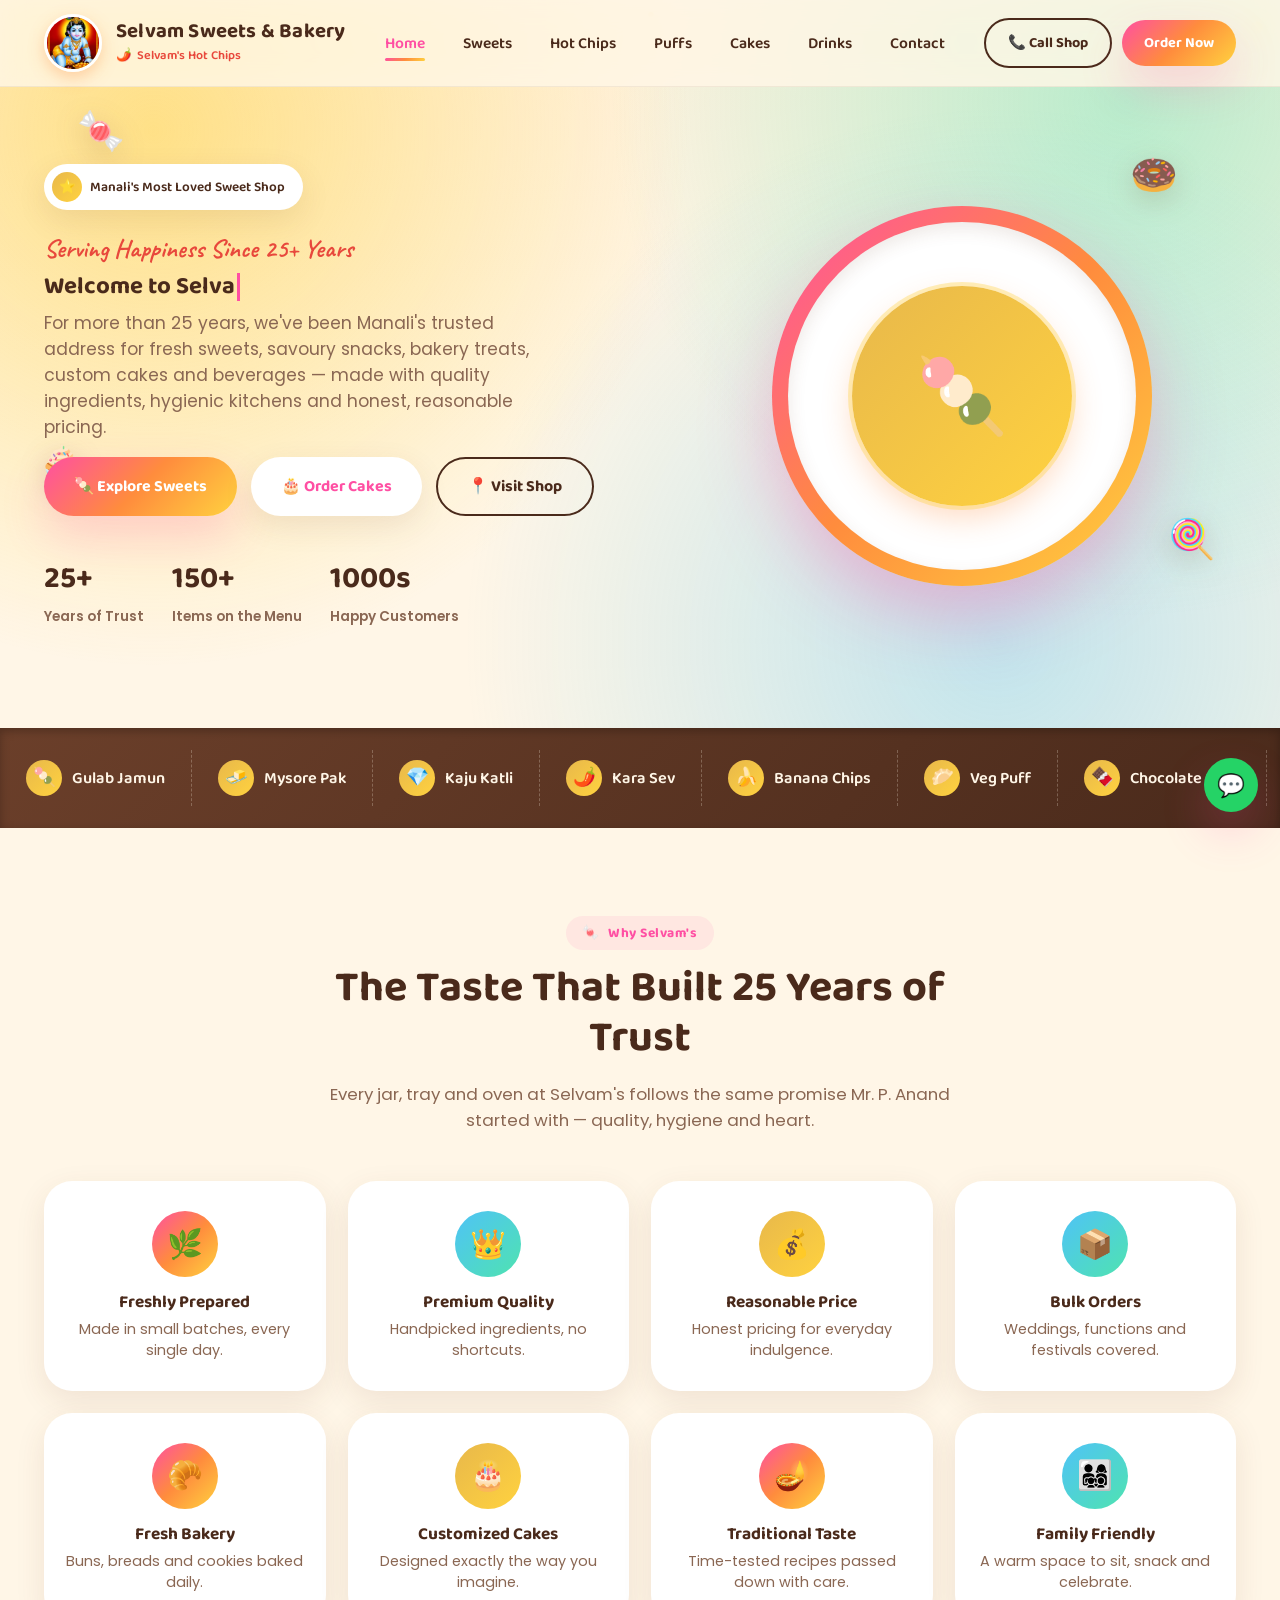
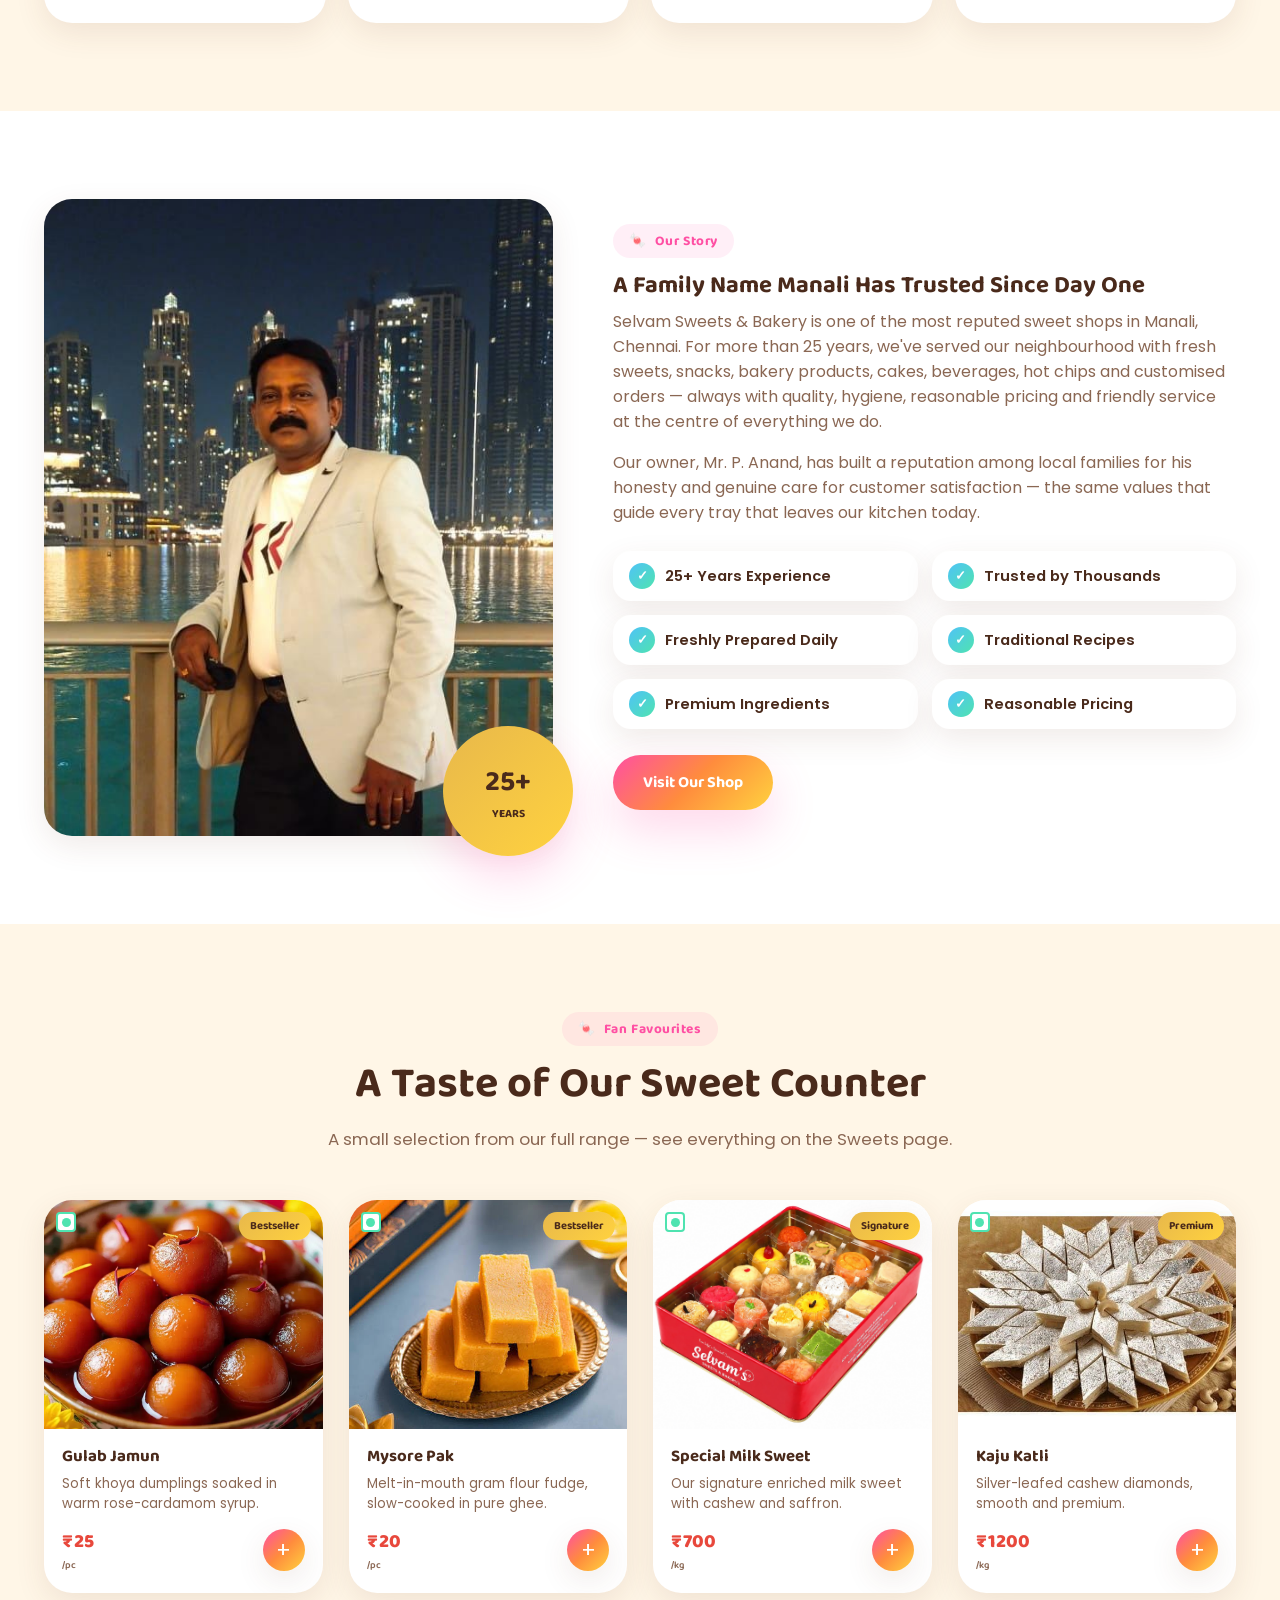
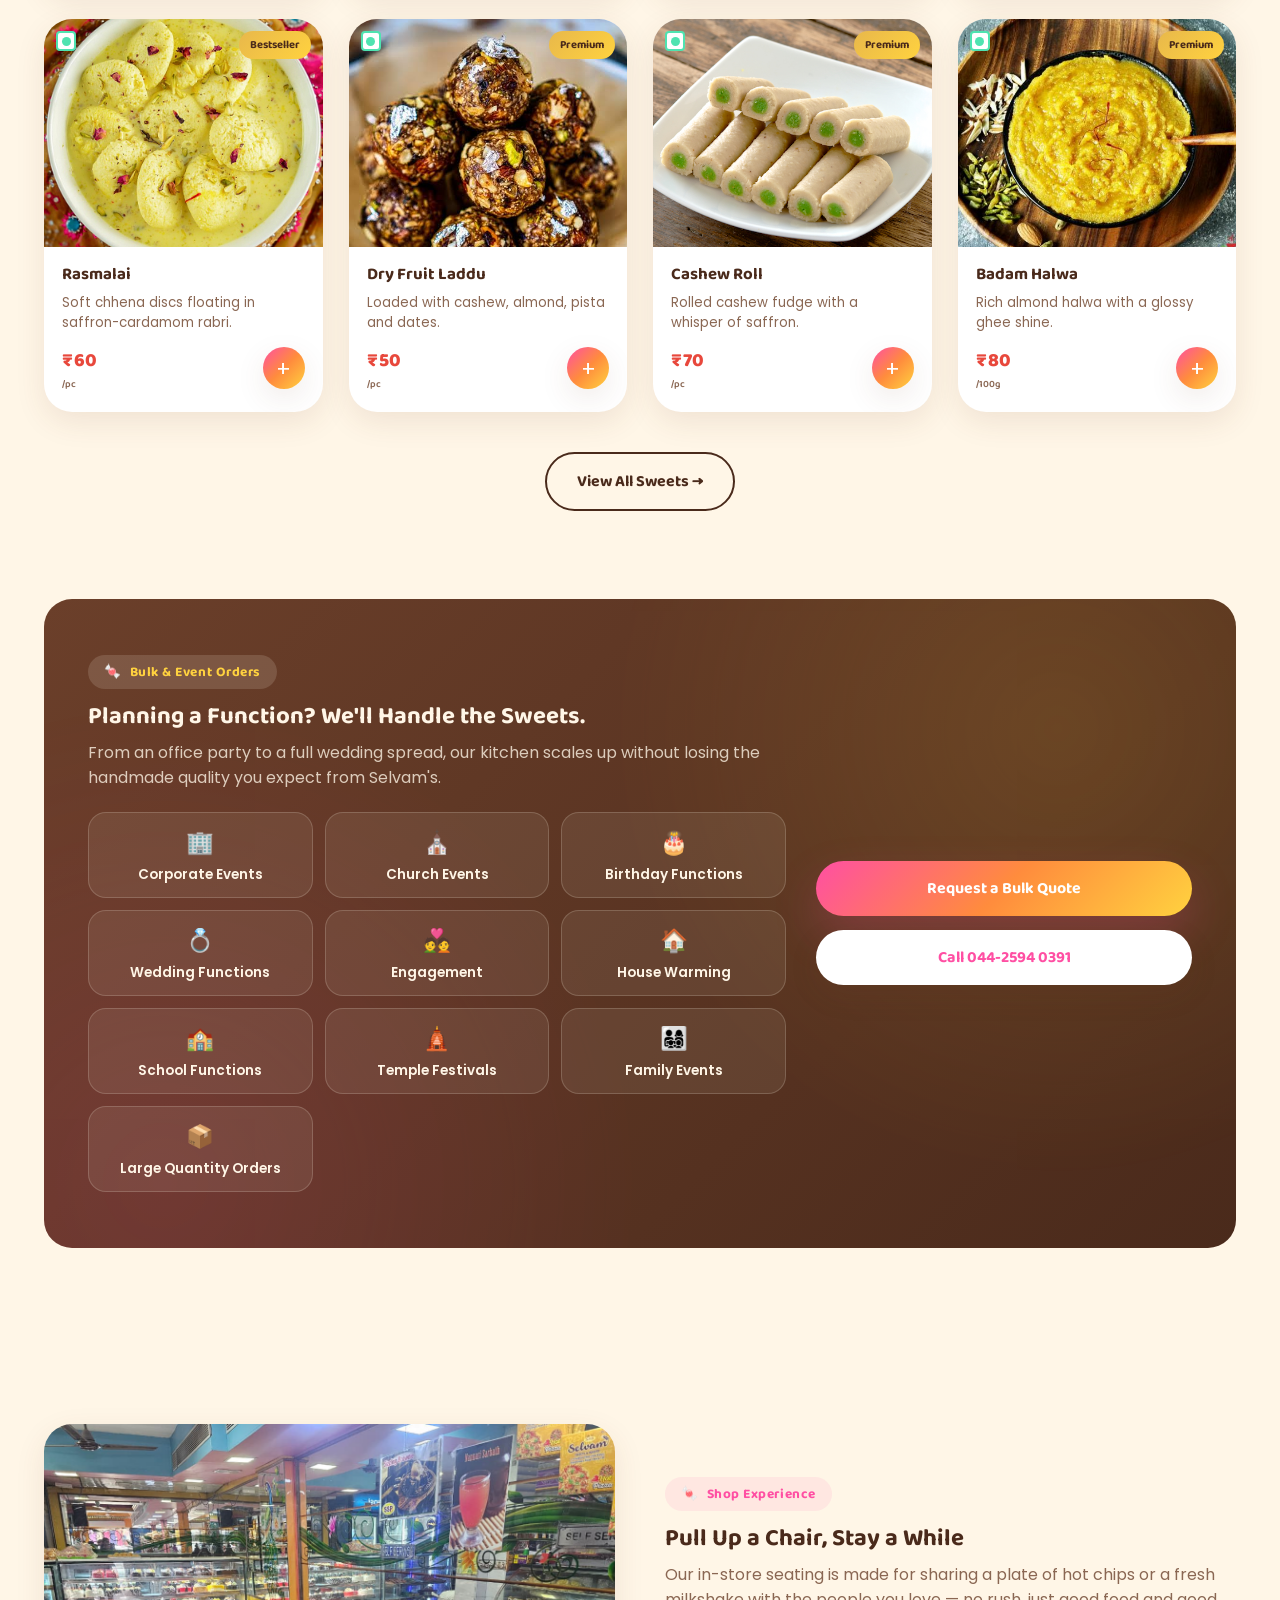
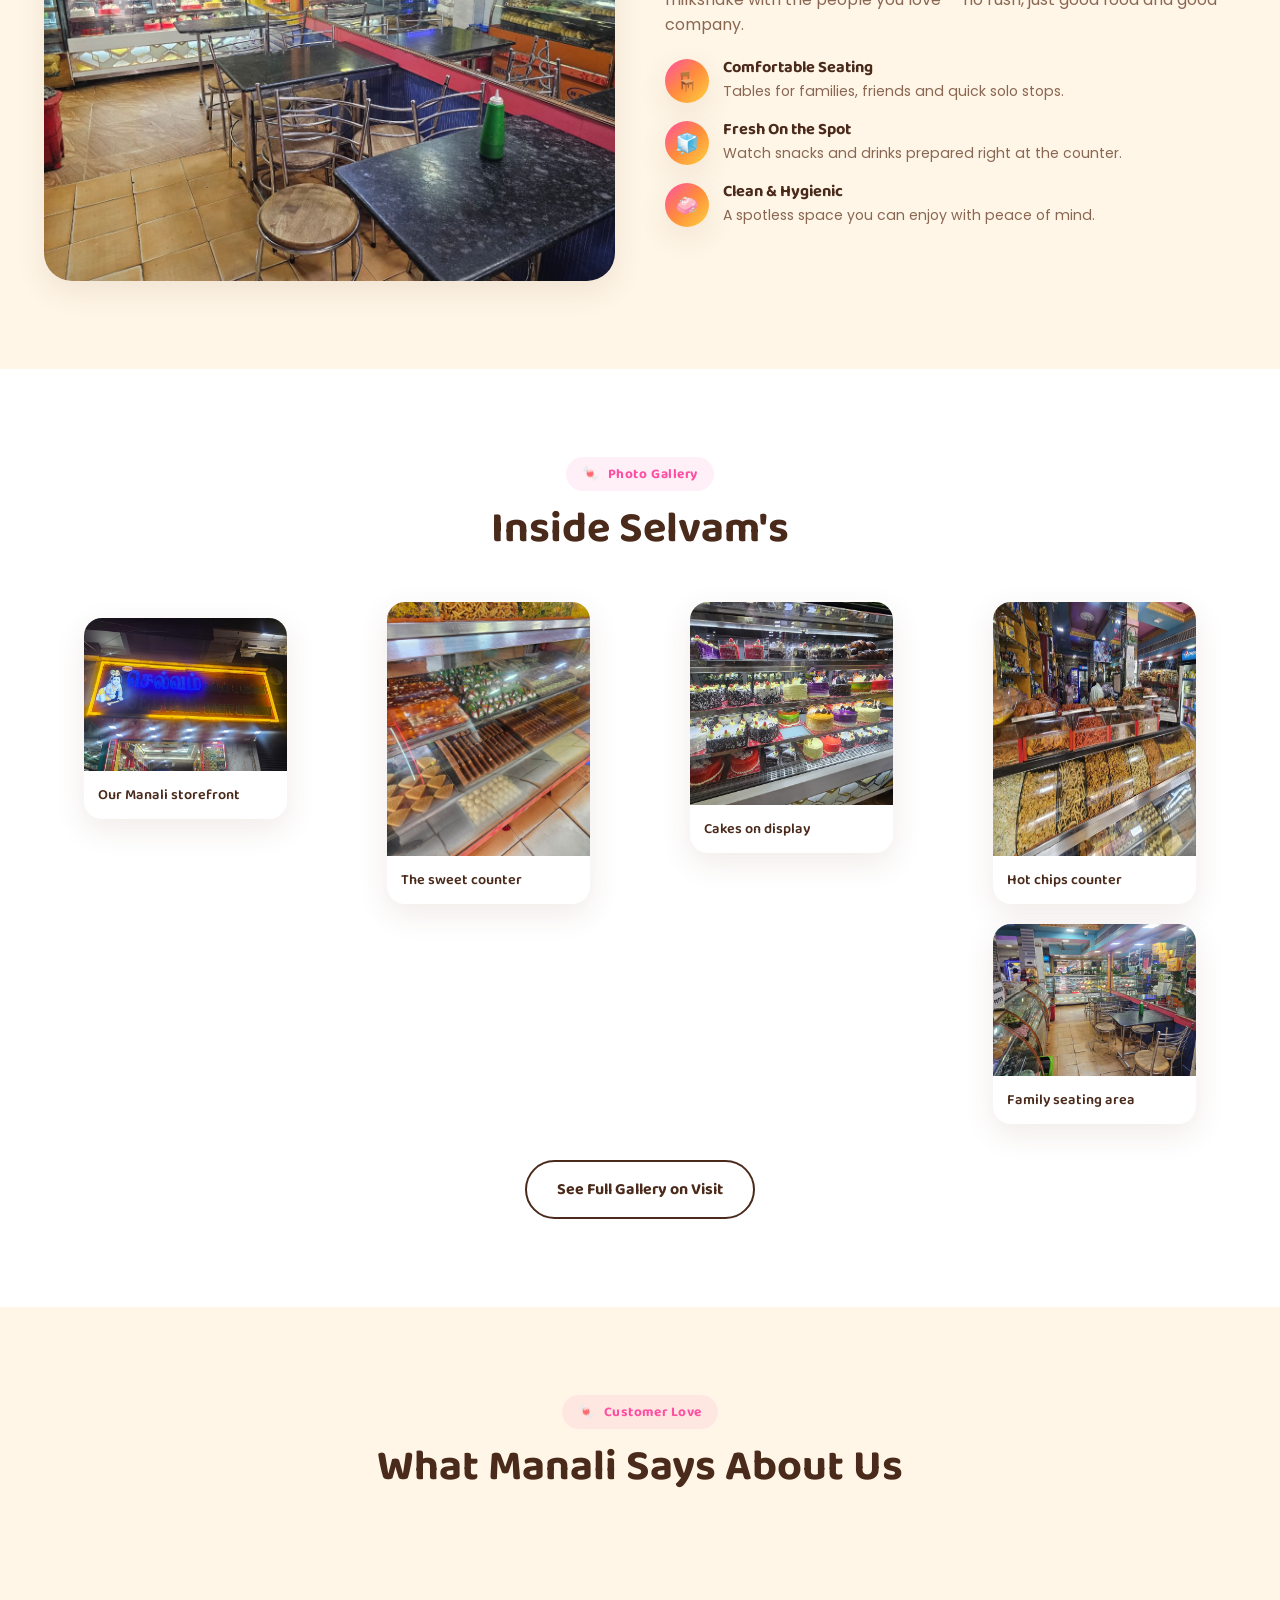
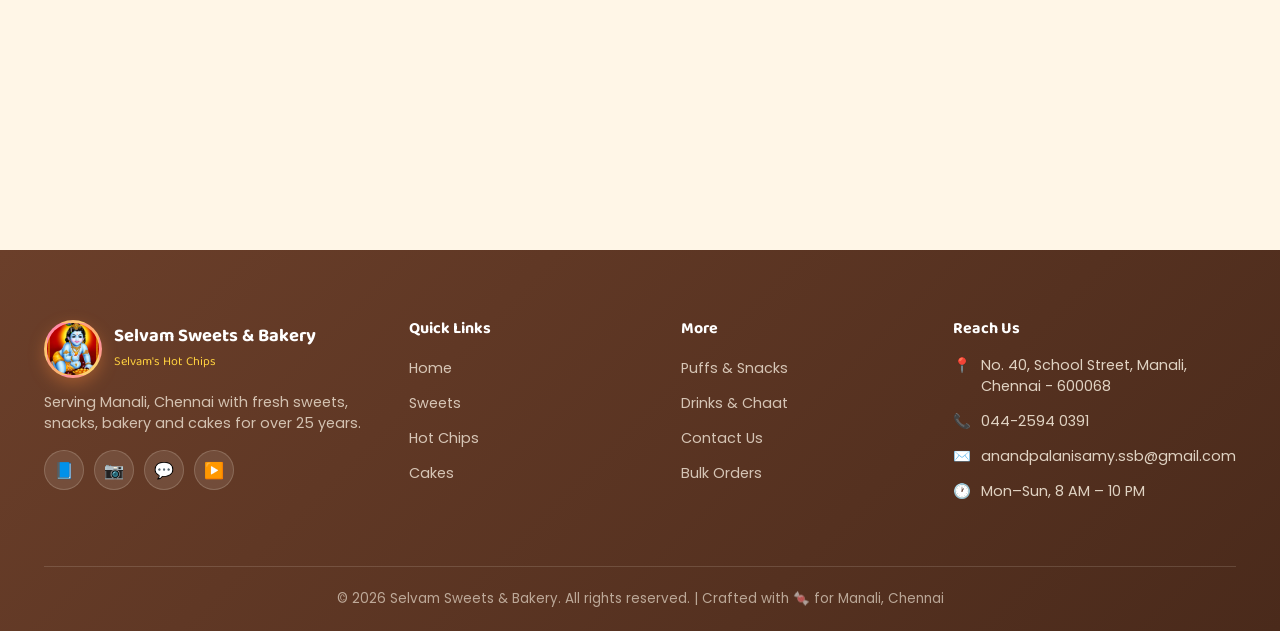
<file: index.html>
<!DOCTYPE html>
<html lang="en">
<head>
<meta charset="UTF-8">
<meta name="viewport" content="width=device-width, initial-scale=1.0">
<title>Selvam Sweets & Bakery | Manali, Chennai — Sweets, Cakes, Bakery & Hot Chips</title>
<meta name="description" content="Selvam Sweets & Bakery, Manali, Chennai — 25+ years of fresh sweets, hot chips, bakery, cakes and drinks. Bulk orders for weddings, temples and events.">
<link rel="icon" href="data:image/svg+xml,<svg xmlns=%22http://www.w3.org/2000/svg%22 viewBox=%220 0 100 100%22><text y=%22.9em%22 font-size=%2290%22>🍬</text></svg>">
<link rel="stylesheet" href="css/style.css">
</head>
<body>

<!-- ================= HEADER ================= -->
<header class="site-header">
  <div class="header-inner">
    <a href="index.html" class="brand">
      <div class="brand-logo"><img src="images/misc/logo.png" alt="Selvam Sweets & Bakery logo" data-fallback-emoji="🍬" onerror="this.parentElement.innerHTML='<span>🍬</span>'"></div>
      <div class="brand-text">
        <h1>Selvam Sweets &amp; Bakery</h1>
        <span class="sub-brand">Selvam's Hot Chips</span>
      </div>
    </a>
    <nav class="main-nav">
      <ul>
        <li><a href="index.html">Home</a></li>
        <li><a href="sweets.html">Sweets</a></li>
        <li><a href="hotchips.html">Hot Chips</a></li>
        <li><a href="puffs.html">Puffs</a></li>
        <li><a href="cakes.html">Cakes</a></li>
        <li><a href="drinks.html">Drinks</a></li>
        <li><a href="contact.html">Contact</a></li>
      </ul>
    </nav>
    <div class="header-cta">
      <a href="tel:04425940391" class="btn btn-outline">📞 Call Shop</a>
      <a href="contact.html" class="btn btn-primary">Order Now</a>
    </div>
    <button class="nav-toggle" aria-label="Toggle menu"><span></span></button>
  </div>
</header>

<!-- ================= HERO ================= -->
<section class="hero">
  <canvas id="confetti-canvas"></canvas>
  <span class="floaty" style="top:14%;left:6%;">🍬</span>
  <span class="floaty" style="top:60%;left:3%;">🧁</span>
  <span class="floaty" style="top:20%;right:8%;">🍩</span>
  <span class="floaty" style="top:70%;right:5%;">🍭</span>
  <span class="floaty" style="top:42%;right:22%;">🍫</span>

  <div class="hero-inner">
    <div class="hero-content">
      <div class="hero-badge"><span class="dot">⭐</span> Manali's Most Loved Sweet Shop</div>
      <span class="hero-sub">Serving Happiness Since 25+ Years</span>
      <h1><span data-typed='["Welcome to Selvam", "Sweets and Bakery", "Selvam Hot Chips"]'></span></h1>
      <p class="lead">For more than 25 years, we've been Manali's trusted address for fresh sweets, savoury snacks, bakery treats, custom cakes and beverages — made with quality ingredients, hygienic kitchens and honest, reasonable pricing.</p>
      <div class="hero-actions">
        <a href="sweets.html" class="btn btn-primary">🍡 Explore Sweets</a>
        <a href="cakes.html" class="btn btn-light">🎂 Order Cakes</a>
        <a href="contact.html" class="btn btn-outline">📍 Visit Shop</a>
      </div>
      <div class="hero-stats">
        <div><strong>25+</strong><span>Years of Trust</span></div>
        <div><strong>150+</strong><span>Items on the Menu</span></div>
        <div><strong>1000s</strong><span>Happy Customers</span></div>
      </div>
    </div>
    <div class="hero-visual">
      <div class="hero-plate">
        <div class="core">🍡</div>
      </div>
    </div>
  </div>
</section>

<!-- ================= COUNTER MARQUEE ================= -->
<div class="counter-strip">
  <div class="counter-track"></div>
</div>

<!-- ================= FEATURES ================= -->
<section class="section">
  <div class="container">
    <div class="section-head reveal-init">
      <span class="eyebrow">Why Selvam's</span>
      <h2>The Taste That Built 25 Years of Trust</h2>
      <p>Every jar, tray and oven at Selvam's follows the same promise Mr. P. Anand started with — quality, hygiene and heart.</p>
    </div>
    <div class="feature-grid">
      <div class="feature-card"><div class="feature-icon">🌿</div><h3>Freshly Prepared</h3><p>Made in small batches, every single day.</p></div>
      <div class="feature-card"><div class="feature-icon">👑</div><h3>Premium Quality</h3><p>Handpicked ingredients, no shortcuts.</p></div>
      <div class="feature-card"><div class="feature-icon">💰</div><h3>Reasonable Price</h3><p>Honest pricing for everyday indulgence.</p></div>
      <div class="feature-card"><div class="feature-icon">📦</div><h3>Bulk Orders</h3><p>Weddings, functions and festivals covered.</p></div>
      <div class="feature-card"><div class="feature-icon">🥐</div><h3>Fresh Bakery</h3><p>Buns, breads and cookies baked daily.</p></div>
      <div class="feature-card"><div class="feature-icon">🎂</div><h3>Customized Cakes</h3><p>Designed exactly the way you imagine.</p></div>
      <div class="feature-card"><div class="feature-icon">🪔</div><h3>Traditional Taste</h3><p>Time-tested recipes passed down with care.</p></div>
      <div class="feature-card"><div class="feature-icon">👨‍👩‍👧‍👦</div><h3>Family Friendly</h3><p>A warm space to sit, snack and celebrate.</p></div>
    </div>
  </div>
</section>

<!-- ================= ABOUT ================= -->
<section class="section" style="background:var(--surface);">
  <div class="container">
    <div class="about-wrap">
      <div class="about-media reveal-init">
        <div class="about-frame">
          <img src="images/misc/owner.jpg" alt="Mr. P. Anand, owner of Selvam Sweets & Bakery" data-fallback-emoji="👨‍🍳" style="width:100%;height:100%;object-fit:cover;">
        </div>
        <div class="about-badge"><strong>25+</strong><span>YEARS</span></div>
      </div>
      <div class="about-copy reveal-init">
        <span class="eyebrow">Our Story</span>
        <h2>A Family Name Manali Has Trusted Since Day One</h2>
        <p>Selvam Sweets &amp; Bakery is one of the most reputed sweet shops in Manali, Chennai. For more than 25 years, we've served our neighbourhood with fresh sweets, snacks, bakery products, cakes, beverages, hot chips and customised orders — always with quality, hygiene, reasonable pricing and friendly service at the centre of everything we do.</p>
        <p>Our owner, Mr. P. Anand, has built a reputation among local families for his honesty and genuine care for customer satisfaction — the same values that guide every tray that leaves our kitchen today.</p>
        <ul class="about-list">
          <li><span class="tick">✓</span> 25+ Years Experience</li>
          <li><span class="tick">✓</span> Trusted by Thousands</li>
          <li><span class="tick">✓</span> Freshly Prepared Daily</li>
          <li><span class="tick">✓</span> Traditional Recipes</li>
          <li><span class="tick">✓</span> Premium Ingredients</li>
          <li><span class="tick">✓</span> Reasonable Pricing</li>
        </ul>
        <div class="hero-actions" style="margin-top:26px;">
          <a href="contact.html" class="btn btn-primary">Visit Our Shop</a>
        </div>
      </div>
    </div>
  </div>
</section>

<!-- ================= SWEETS PREVIEW ================= -->
<section class="section">
  <div class="container">
    <div class="section-head reveal-init">
      <span class="eyebrow">Fan Favourites</span>
      <h2>A Taste of Our Sweet Counter</h2>
      <p>A small selection from our full range — see everything on the Sweets page.</p>
    </div>
    <div class="product-grid" id="home-sweets-preview"></div>
    <div style="text-align:center;margin-top:40px;">
      <a href="sweets.html" class="btn btn-outline">View All Sweets →</a>
    </div>
  </div>
</section>

<!-- ================= BULK ORDERS ================= -->
<section class="section" style="padding-top:0;">
  <div class="container">
    <div class="cta-band reveal-init">
      <div>
        <span class="eyebrow" style="background:rgba(255,246,231,.14);color:var(--bright-yellow);">Bulk &amp; Event Orders</span>
        <h2>Planning a Function? We'll Handle the Sweets.</h2>
        <p>From an office party to a full wedding spread, our kitchen scales up without losing the handmade quality you expect from Selvam's.</p>
        <div class="occasion-grid" id="occasion-grid"></div>
      </div>
      <div class="cta-side">
        <a href="contact.html" class="btn btn-primary">Request a Bulk Quote</a>
        <a href="tel:04425940391" class="btn btn-light">Call 044-2594 0391</a>
      </div>
    </div>
  </div>
</section>

<!-- ================= SHOP EXPERIENCE ================= -->
<section class="section">
  <div class="container">
    <div class="experience">
      <div class="experience-media reveal-init">
        <img src="images/gallery/shop-seating.jpg" alt="Seating area at Selvam Sweets & Bakery" data-fallback-emoji="🪑" style="width:100%;height:100%;object-fit:cover;">
      </div>
      <div class="reveal-init">
        <span class="eyebrow">Shop Experience</span>
        <h2>Pull Up a Chair, Stay a While</h2>
        <p>Our in-store seating is made for sharing a plate of hot chips or a fresh milkshake with the people you love — no rush, just good food and good company.</p>
        <ul class="experience-points">
          <li><span class="ei">🪑</span><div><h4>Comfortable Seating</h4><p>Tables for families, friends and quick solo stops.</p></div></li>
          <li><span class="ei">🧊</span><div><h4>Fresh On the Spot</h4><p>Watch snacks and drinks prepared right at the counter.</p></div></li>
          <li><span class="ei">🧼</span><div><h4>Clean & Hygienic</h4><p>A spotless space you can enjoy with peace of mind.</p></div></li>
        </ul>
      </div>
    </div>
  </div>
</section>

<!-- ================= GALLERY PREVIEW ================= -->
<section class="section" style="background:var(--surface);">
  <div class="container">
    <div class="section-head reveal-init">
      <span class="eyebrow">Photo Gallery</span>
      <h2>Inside Selvam's</h2>
    </div>
    <div class="masonry">
      <figure class="masonry-item"><div class="g-media"><img src="images/gallery/shop.jpg" alt="Shop front" data-fallback-emoji="🏪" style="aspect-ratio:4/3;"></div><figcaption class="g-cap">Our Manali storefront</figcaption></figure>
      <figure class="masonry-item"><div class="g-media"><img src="images/gallery/sweet-counter.jpg" alt="Sweet counter" data-fallback-emoji="🍬" style="aspect-ratio:4/5;"></div><figcaption class="g-cap">The sweet counter</figcaption></figure>
      <figure class="masonry-item"><div class="g-media"><img src="images/gallery/cakes-display.jpg" alt="Cakes display" data-fallback-emoji="🎂" style="aspect-ratio:1/1;"></div><figcaption class="g-cap">Cakes on display</figcaption></figure>
      <figure class="masonry-item"><div class="g-media"><img src="images/gallery/chips-counter.jpg" alt="Chips counter" data-fallback-emoji="🌶️" style="aspect-ratio:4/5;"></div><figcaption class="g-cap">Hot chips counter</figcaption></figure>
      <figure class="masonry-item"><div class="g-media"><img src="images/gallery/family-area.jpg" alt="Family seating area" data-fallback-emoji="👨‍👩‍👧" style="aspect-ratio:4/3;"></div><figcaption class="g-cap">Family seating area</figcaption></figure>
    </div>
    <div style="text-align:center;margin-top:36px;">
      <a href="contact.html#gallery" class="btn btn-outline">See Full Gallery on Visit</a>
    </div>
  </div>
</section>

<!-- ================= TESTIMONIALS ================= -->
<section class="section">
  <div class="container">
    <div class="section-head reveal-init">
      <span class="eyebrow">Customer Love</span>
      <h2>What Manali Says About Us</h2>
    </div>
    <div class="testimonial-track">
      <div class="testimonial-card reveal-init">
        <div class="stars">★★★★★</div>
        <p>We've been buying sweets here for over a decade. The Mysore Pak is unbeatable, and the staff always greet us like family.</p>
        <div class="t-person"><div class="t-avatar">R</div><div><strong>Radhika S.</strong><span>Manali, Chennai</span></div></div>
      </div>
      <div class="testimonial-card reveal-init">
        <div class="stars">★★★★★</div>
        <p>Ordered a custom photo cake for my daughter's birthday — it came out beautiful and tasted even better. Highly recommend!</p>
        <div class="t-person"><div class="t-avatar">M</div><div><strong>Mohammed I.</strong><span>Local Customer</span></div></div>
      </div>
      <div class="testimonial-card reveal-init">
        <div class="stars">★★★★★</div>
        <p>Handled our temple festival bulk order flawlessly. Fresh, on time, and reasonably priced. This is our go-to shop now.</p>
        <div class="t-person"><div class="t-avatar">K</div><div><strong>Karthik V.</strong><span>Event Organizer</span></div></div>
      </div>
    </div>
  </div>
</section>

<!-- ================= FOOTER ================= -->
<footer class="site-footer" id="contact">
  <div class="container">
    <div class="footer-grid">
      <div>
        <div class="footer-brand">
          <div class="brand-logo"><img src="images/misc/logo.png" alt="Logo" data-fallback-emoji="🍬" onerror="this.parentElement.innerHTML='<span>🍬</span>'"></div>
          <div>
            <h3>Selvam Sweets &amp; Bakery</h3>
            <span>Selvam's Hot Chips</span>
          </div>
        </div>
        <p>Serving Manali, Chennai with fresh sweets, snacks, bakery and cakes for over 25 years.</p>
        <div class="social-row">
          <a href="#" aria-label="Facebook">📘</a>
          <a href="#" aria-label="Instagram">📷</a>
          <a href="https://wa.me/914425940391" aria-label="WhatsApp">💬</a>
          <a href="#" aria-label="YouTube">▶️</a>
        </div>
      </div>
      <div>
        <h4>Quick Links</h4>
        <ul class="footer-links">
          <li><a href="index.html">Home</a></li>
          <li><a href="sweets.html">Sweets</a></li>
          <li><a href="hotchips.html">Hot Chips</a></li>
          <li><a href="cakes.html">Cakes</a></li>
        </ul>
      </div>
      <div>
        <h4>More</h4>
        <ul class="footer-links">
          <li><a href="puffs.html">Puffs &amp; Snacks</a></li>
          <li><a href="drinks.html">Drinks &amp; Chaat</a></li>
          <li><a href="contact.html">Contact Us</a></li>
          <li><a href="contact.html">Bulk Orders</a></li>
        </ul>
      </div>
      <div>
        <h4>Reach Us</h4>
        <ul class="footer-contact">
          <li><span class="fi">📍</span> No. 40, School Street, Manali, Chennai - 600068</li>
          <li><span class="fi">📞</span> <a href="tel:04425940391">044-2594 0391</a></li>
          <li><span class="fi">✉️</span> <a href="mailto:anandpalanisamy.ssb@gmail.com">anandpalanisamy.ssb@gmail.com</a></li>
          <li><span class="fi">🕐</span> Mon–Sun, 8 AM – 10 PM</li>
        </ul>
      </div>
    </div>
    <div class="footer-bottom">
      &copy; <span id="year"></span> Selvam Sweets &amp; Bakery. All rights reserved. | Crafted with 🍬 for Manali, Chennai
    </div>
  </div>
</footer>

<div class="float-actions">
  <a class="float-btn wa" href="https://wa.me/914425940391" target="_blank" rel="noopener" aria-label="Chat on WhatsApp">💬</a>
  <button class="float-btn top" aria-label="Scroll to top">↑</button>
</div>

<script src="js/products-data.js"></script>
<script src="js/script.js"></script>
<script>
  document.getElementById('year').textContent = new Date().getFullYear();
  buildMarquee(MARQUEE_ITEMS);
  renderProducts('home-sweets-preview', SWEETS.filter(s => s.tag).slice(0,8));
  (function(){
    const grid = document.getElementById('occasion-grid');
    if(grid){
      grid.innerHTML = OCCASIONS.map(o => `<div class="occasion-chip"><span class="oi">${o.icon}</span>${o.name}</div>`).join('');
    }
  })();
</script>
</body>
</html>
</file>
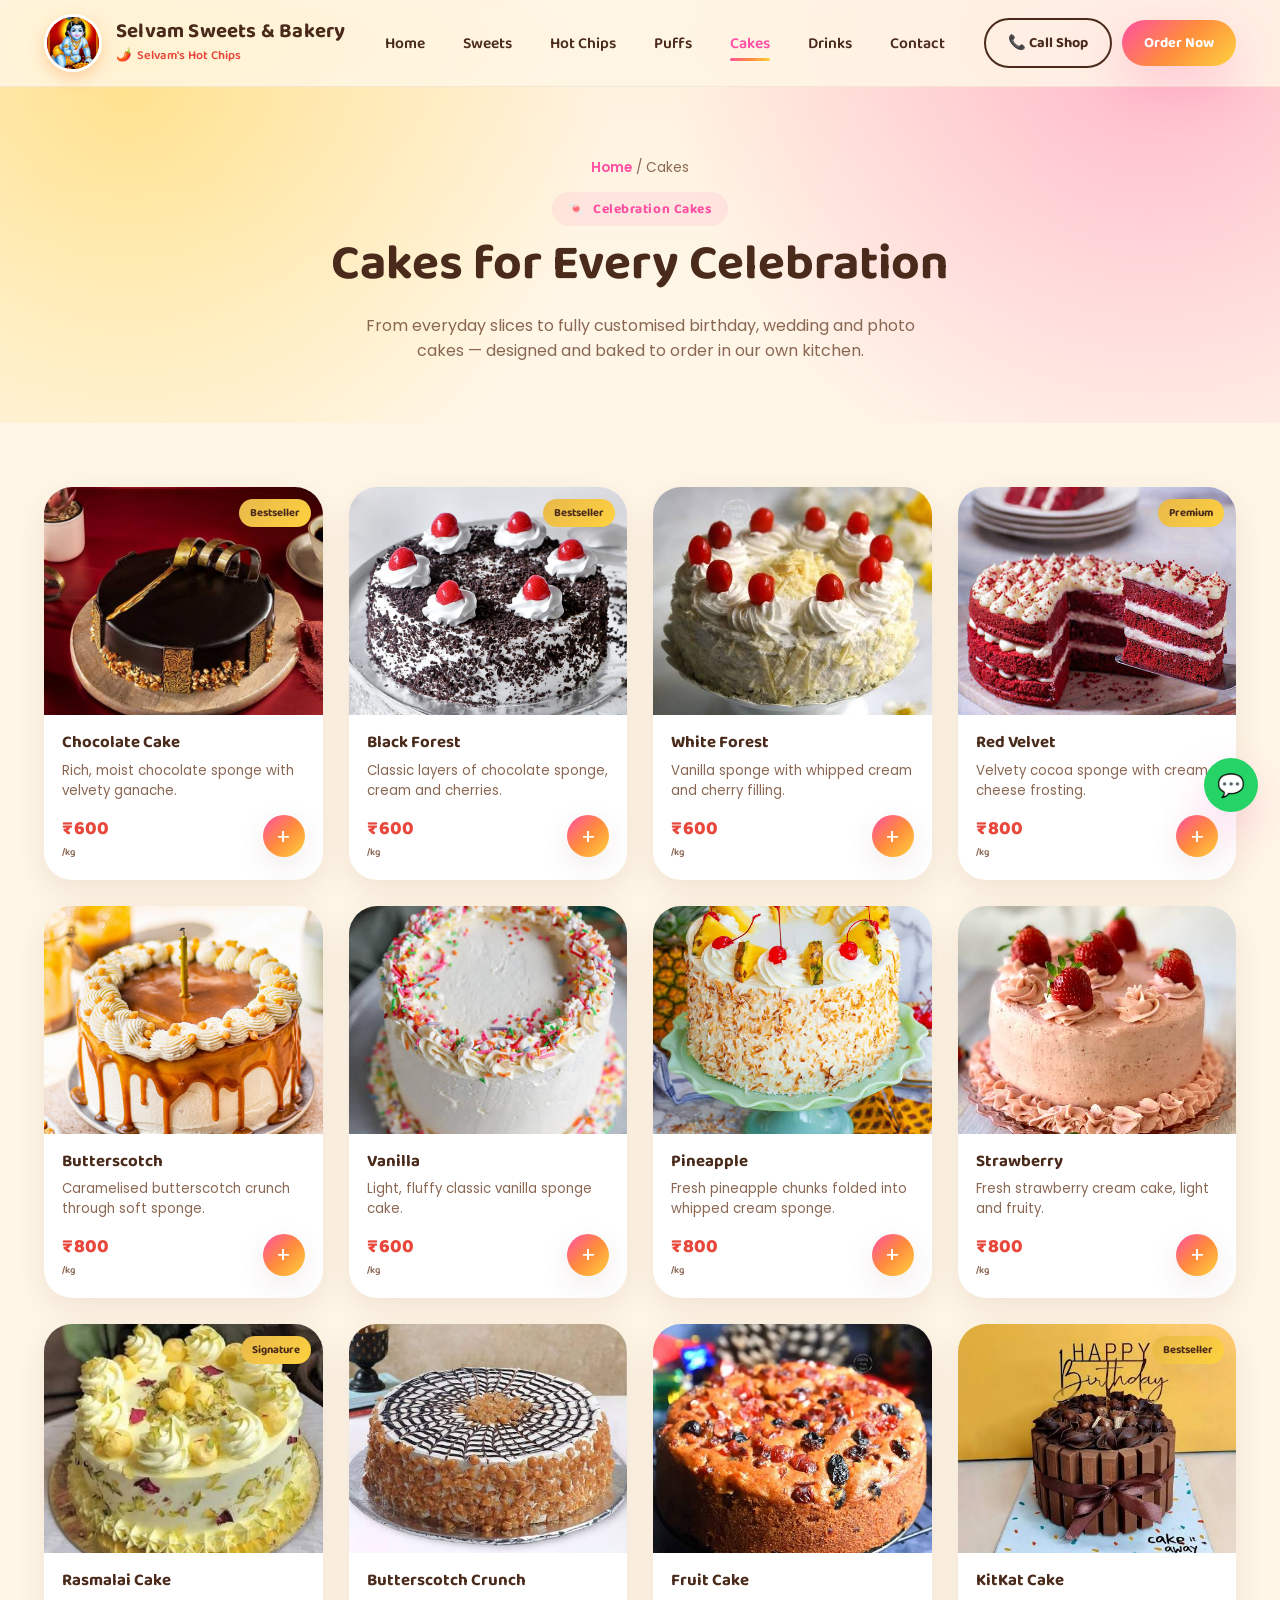
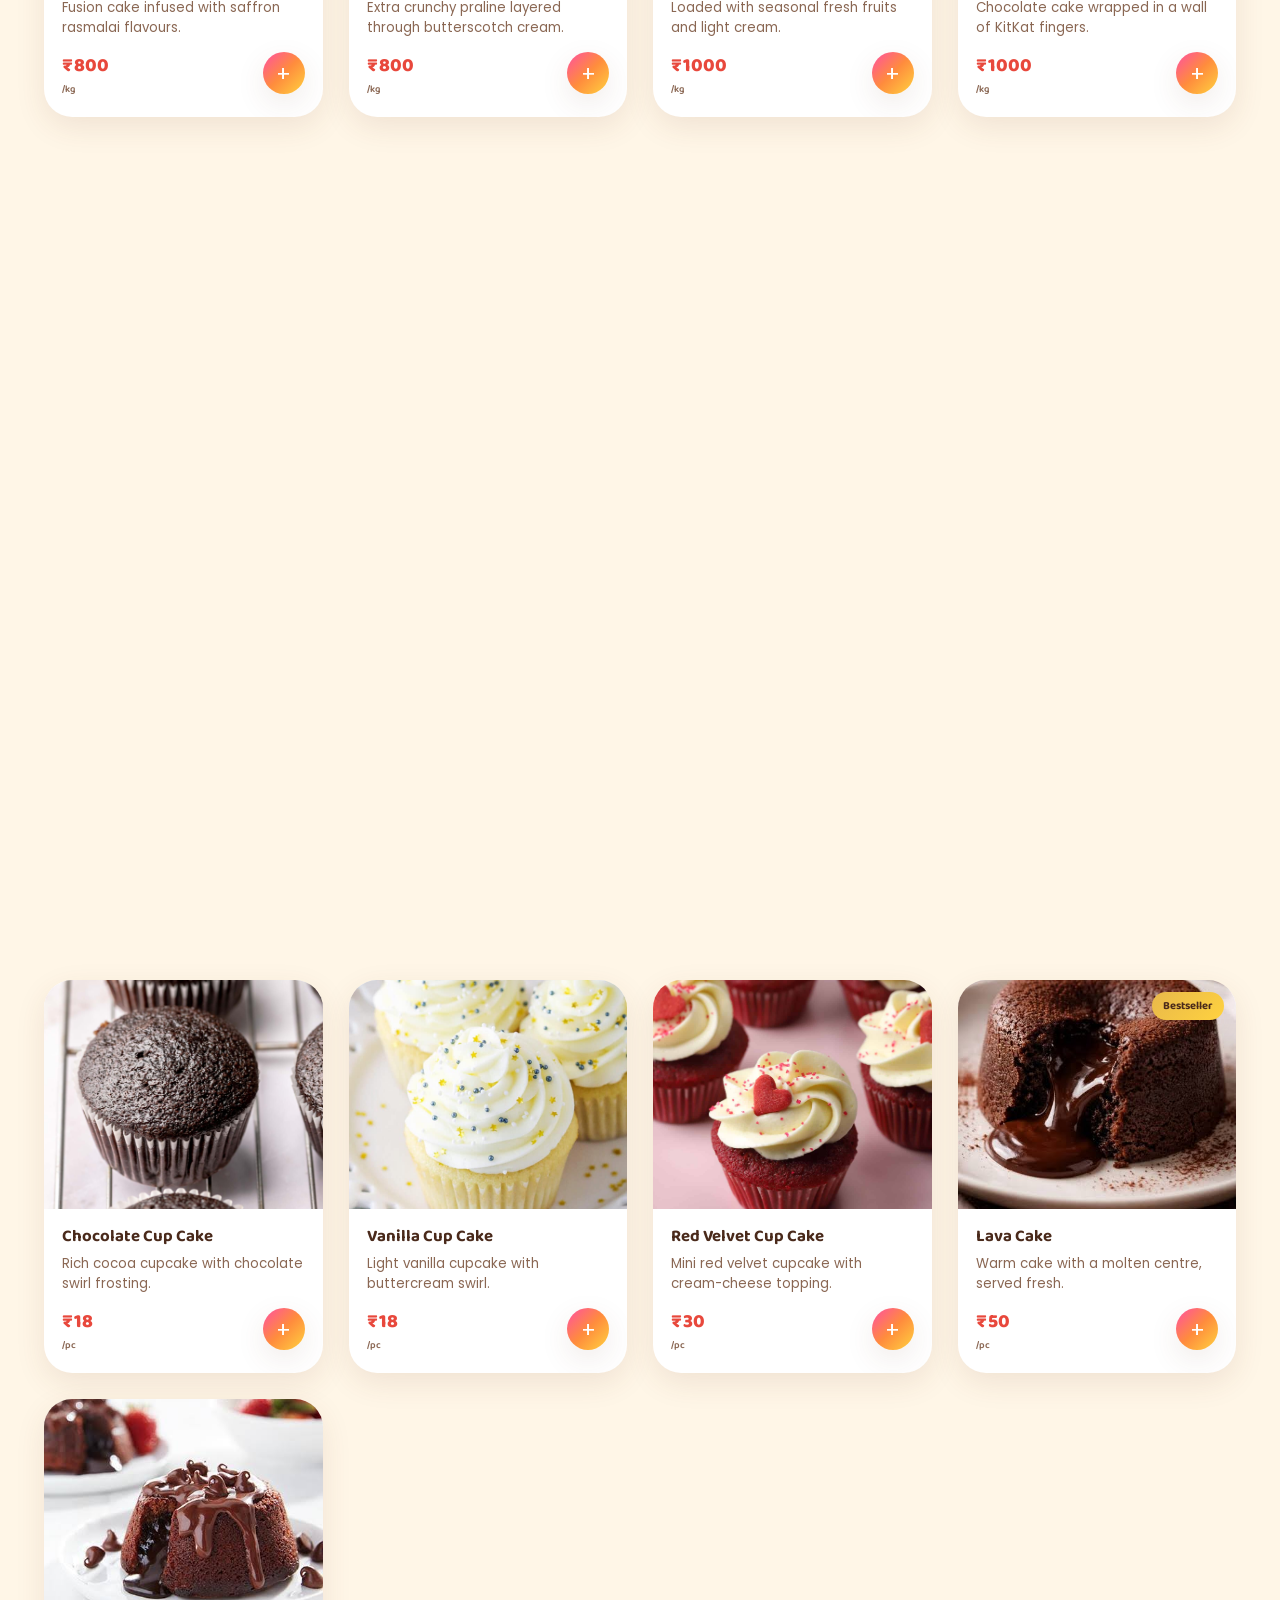
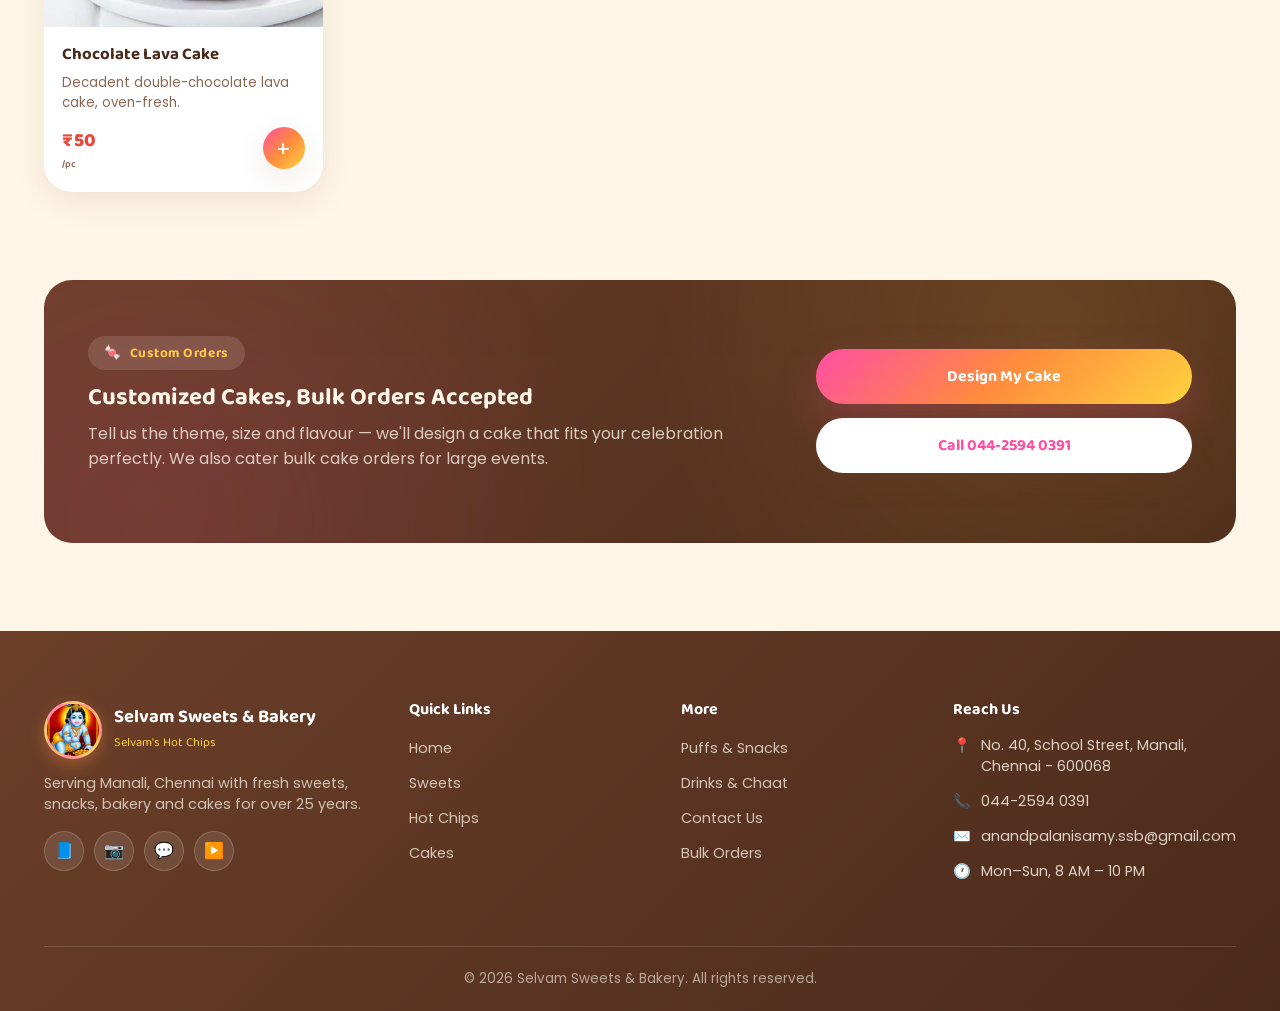
<file: cakes.html>
<!DOCTYPE html>
<html lang="en">
<head>
<meta charset="UTF-8">
<meta name="viewport" content="width=device-width, initial-scale=1.0">
<title>Cakes | Custom Birthday, Wedding & Photo Cakes | Selvam Sweets & Bakery</title>
<meta name="description" content="Custom birthday cakes, wedding cakes, photo cakes and more from Selvam Sweets & Bakery, Manali, Chennai. Bulk orders accepted.">
<link rel="icon" href="data:image/svg+xml,<svg xmlns=%22http://www.w3.org/2000/svg%22 viewBox=%220 0 100 100%22><text y=%22.9em%22 font-size=%2290%22>🎂</text></svg>">
<link rel="stylesheet" href="css/style.css">
</head>
<body>
<header class="site-header">
  <div class="header-inner">
    <a href="index.html" class="brand">
      <div class="brand-logo"><img src="images/misc/logo.png" alt="Selvam Sweets & Bakery logo" onerror="this.parentElement.innerHTML='<span>🍬</span>'"></div>
      <div class="brand-text">
        <h1>Selvam Sweets &amp; Bakery</h1>
        <span class="sub-brand">Selvam's Hot Chips</span>
      </div>
    </a>
    <nav class="main-nav">
      <ul>
        <li><a href="index.html">Home</a></li>
        <li><a href="sweets.html">Sweets</a></li>
        <li><a href="hotchips.html">Hot Chips</a></li>
        <li><a href="puffs.html">Puffs</a></li>
        <li><a href="cakes.html">Cakes</a></li>
        <li><a href="drinks.html">Drinks</a></li>
        <li><a href="contact.html">Contact</a></li>
      </ul>
    </nav>
    <div class="header-cta">
      <a href="tel:04425940391" class="btn btn-outline">📞 Call Shop</a>
      <a href="contact.html" class="btn btn-primary">Order Now</a>
    </div>
    <button class="nav-toggle" aria-label="Toggle menu"><span></span></button>
  </div>
</header>

<section class="page-hero">
  <div class="container">
    <div class="crumb"><a href="index.html">Home</a> / Cakes</div>
    <span class="eyebrow">Celebration Cakes</span>
    <h1>Cakes for Every Celebration</h1>
    <p>From everyday slices to fully customised birthday, wedding and photo cakes — designed and baked to order in our own kitchen.</p>
  </div>
</section>

<section class="section" style="padding-top:20px;">
  <div class="container">
    <div class="product-grid" id="cakes-grid"></div>
  </div>
</section>

<section class="section" style="padding-top:0;">
  <div class="container">
    <div class="cta-band reveal-init">
      <div>
        <span class="eyebrow" style="background:rgba(255,246,231,.14);color:var(--bright-yellow);">Custom Orders</span>
        <h2>Customized Cakes, Bulk Orders Accepted</h2>
        <p>Tell us the theme, size and flavour — we'll design a cake that fits your celebration perfectly. We also cater bulk cake orders for large events.</p>
      </div>
      <div class="cta-side">
        <a href="contact.html" class="btn btn-primary">Design My Cake</a>
        <a href="tel:04425940391" class="btn btn-light">Call 044-2594 0391</a>
      </div>
    </div>
  </div>
</section>

<footer class="site-footer">
  <div class="container">
    <div class="footer-grid">
      <div>
        <div class="footer-brand">
          <div class="brand-logo"><img src="images/misc/logo.png" alt="Logo" onerror="this.parentElement.innerHTML='<span>🍬</span>'"></div>
          <div><h3>Selvam Sweets &amp; Bakery</h3><span>Selvam's Hot Chips</span></div>
        </div>
        <p>Serving Manali, Chennai with fresh sweets, snacks, bakery and cakes for over 25 years.</p>
        <div class="social-row">
          <a href="#" aria-label="Facebook">📘</a>
          <a href="#" aria-label="Instagram">📷</a>
          <a href="https://wa.me/914425940391" aria-label="WhatsApp">💬</a>
          <a href="#" aria-label="YouTube">▶️</a>
        </div>
      </div>
      <div>
        <h4>Quick Links</h4>
        <ul class="footer-links">
          <li><a href="index.html">Home</a></li>
          <li><a href="sweets.html">Sweets</a></li>
          <li><a href="hotchips.html">Hot Chips</a></li>
          <li><a href="cakes.html">Cakes</a></li>
        </ul>
      </div>
      <div>
        <h4>More</h4>
        <ul class="footer-links">
          <li><a href="puffs.html">Puffs &amp; Snacks</a></li>
          <li><a href="drinks.html">Drinks &amp; Chaat</a></li>
          <li><a href="contact.html">Contact Us</a></li>
          <li><a href="contact.html">Bulk Orders</a></li>
        </ul>
      </div>
      <div>
        <h4>Reach Us</h4>
        <ul class="footer-contact">
          <li><span class="fi">📍</span> No. 40, School Street, Manali, Chennai - 600068</li>
          <li><span class="fi">📞</span> <a href="tel:04425940391">044-2594 0391</a></li>
          <li><span class="fi">✉️</span> <a href="mailto:anandpalanisamy.ssb@gmail.com">anandpalanisamy.ssb@gmail.com</a></li>
          <li><span class="fi">🕐</span> Mon–Sun, 8 AM – 10 PM</li>
        </ul>
      </div>
    </div>
    <div class="footer-bottom">&copy; <span id="year"></span> Selvam Sweets &amp; Bakery. All rights reserved.</div>
  </div>
</footer>

<div class="float-actions">
  <a class="float-btn wa" href="https://wa.me/914425940391" target="_blank" rel="noopener" aria-label="Chat on WhatsApp">💬</a>
  <button class="float-btn top" aria-label="Scroll to top">↑</button>
</div>

<script src="js/products-data.js"></script>
<script src="js/script.js"></script>
<script>
  document.getElementById('year').textContent = new Date().getFullYear();
  renderProducts('cakes-grid', CAKES);
</script>
</body>
</html>
</file>
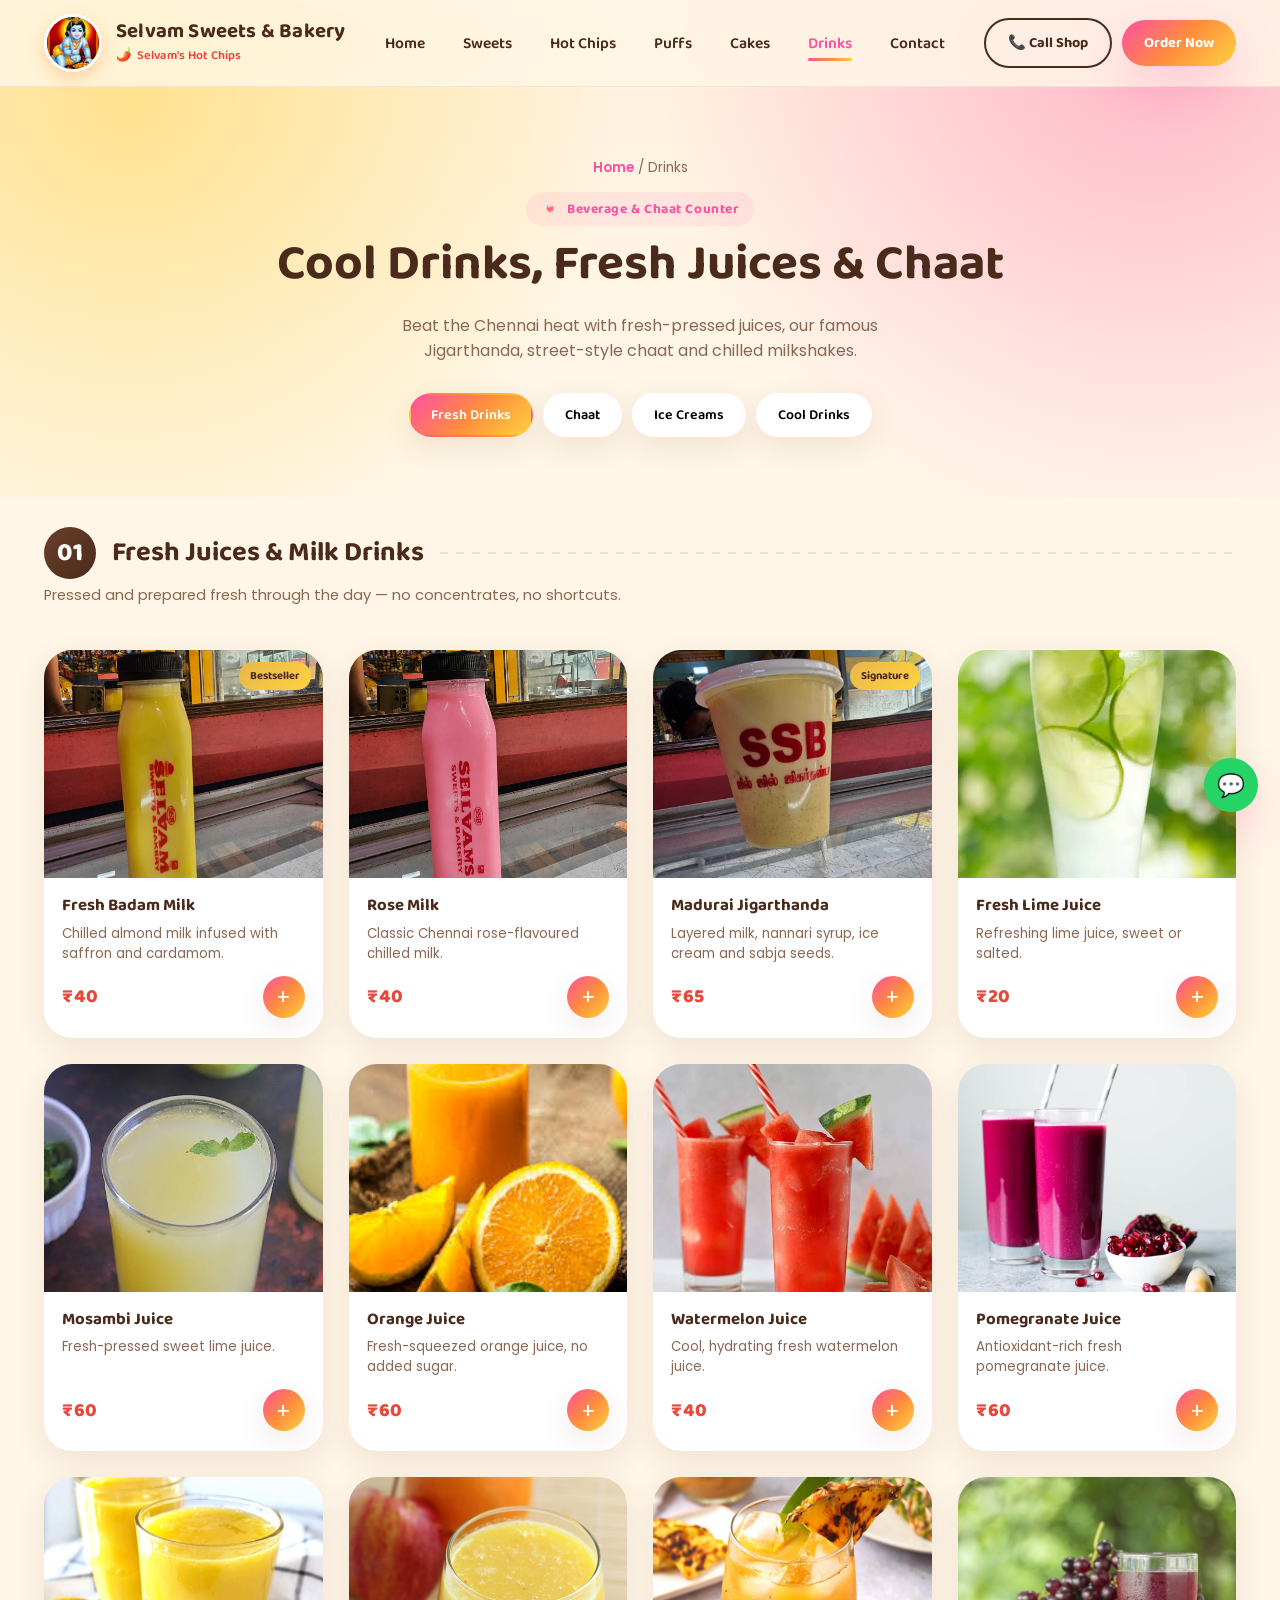
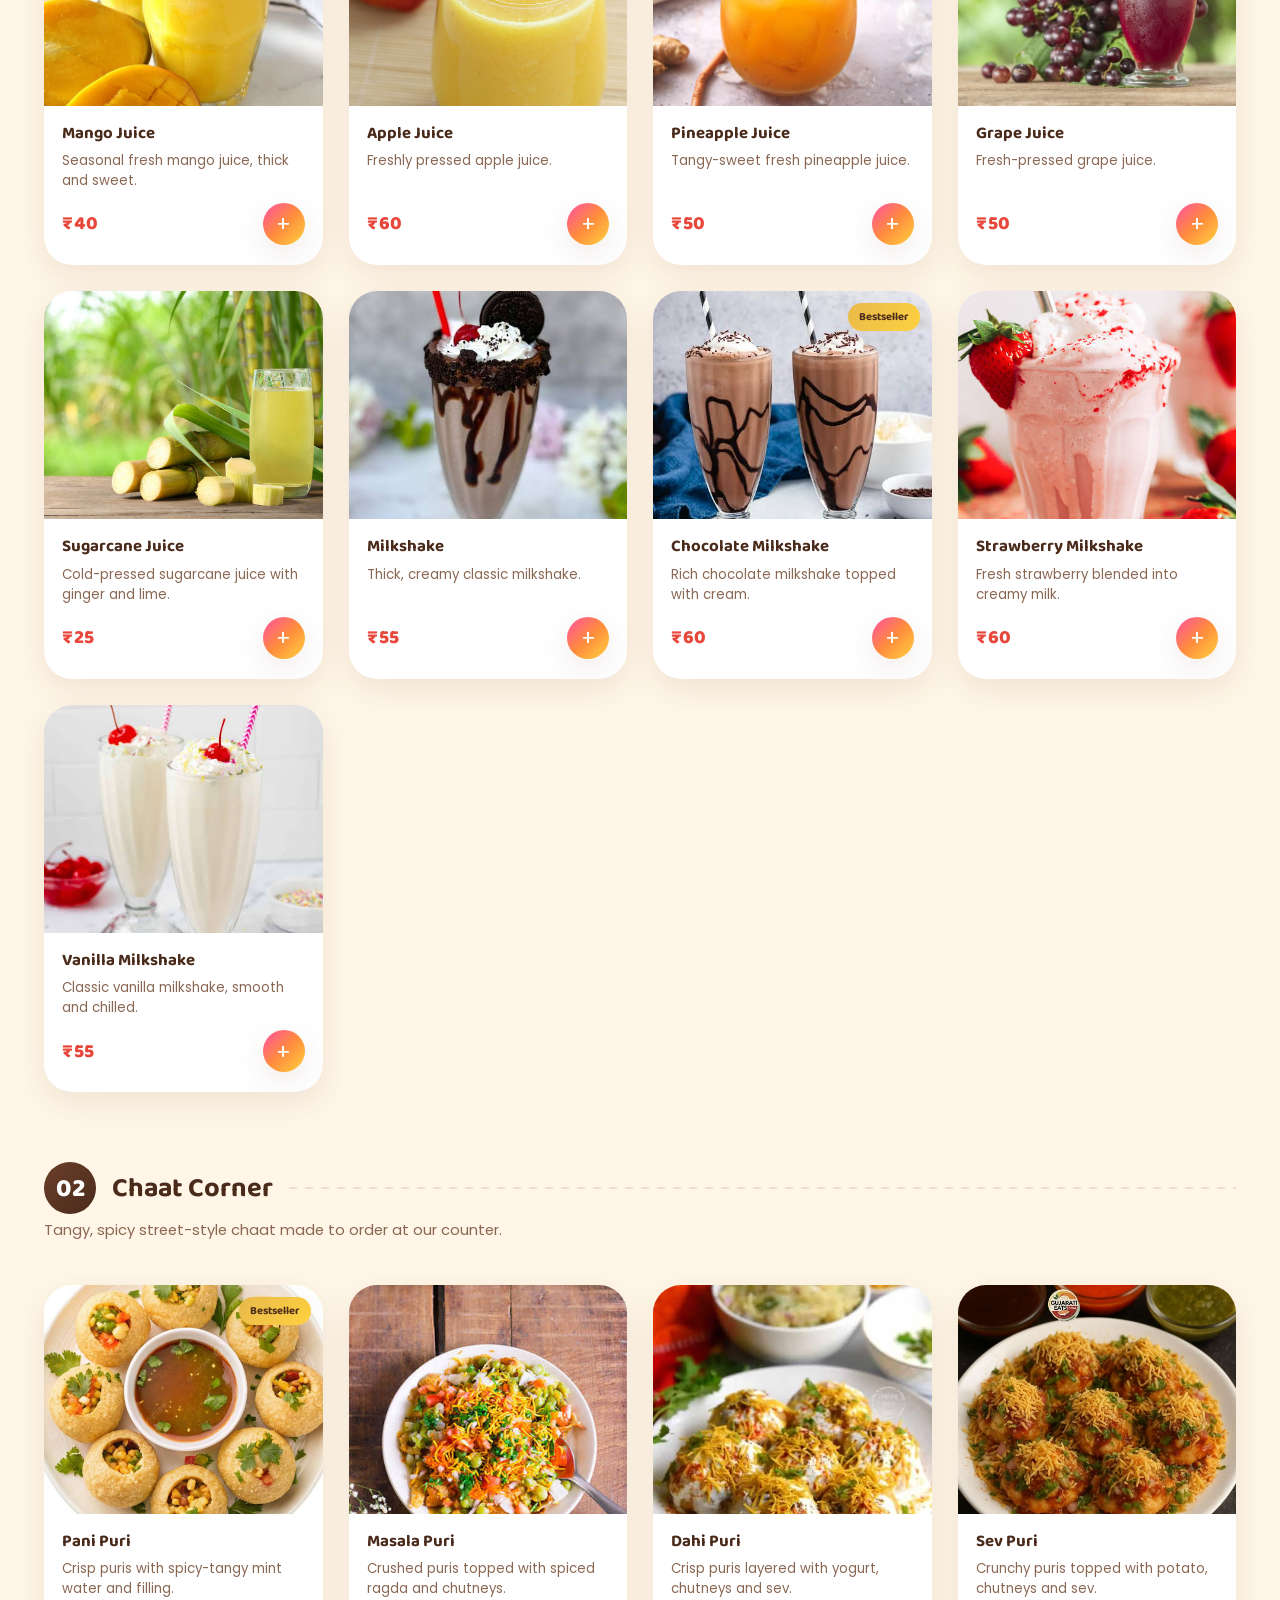
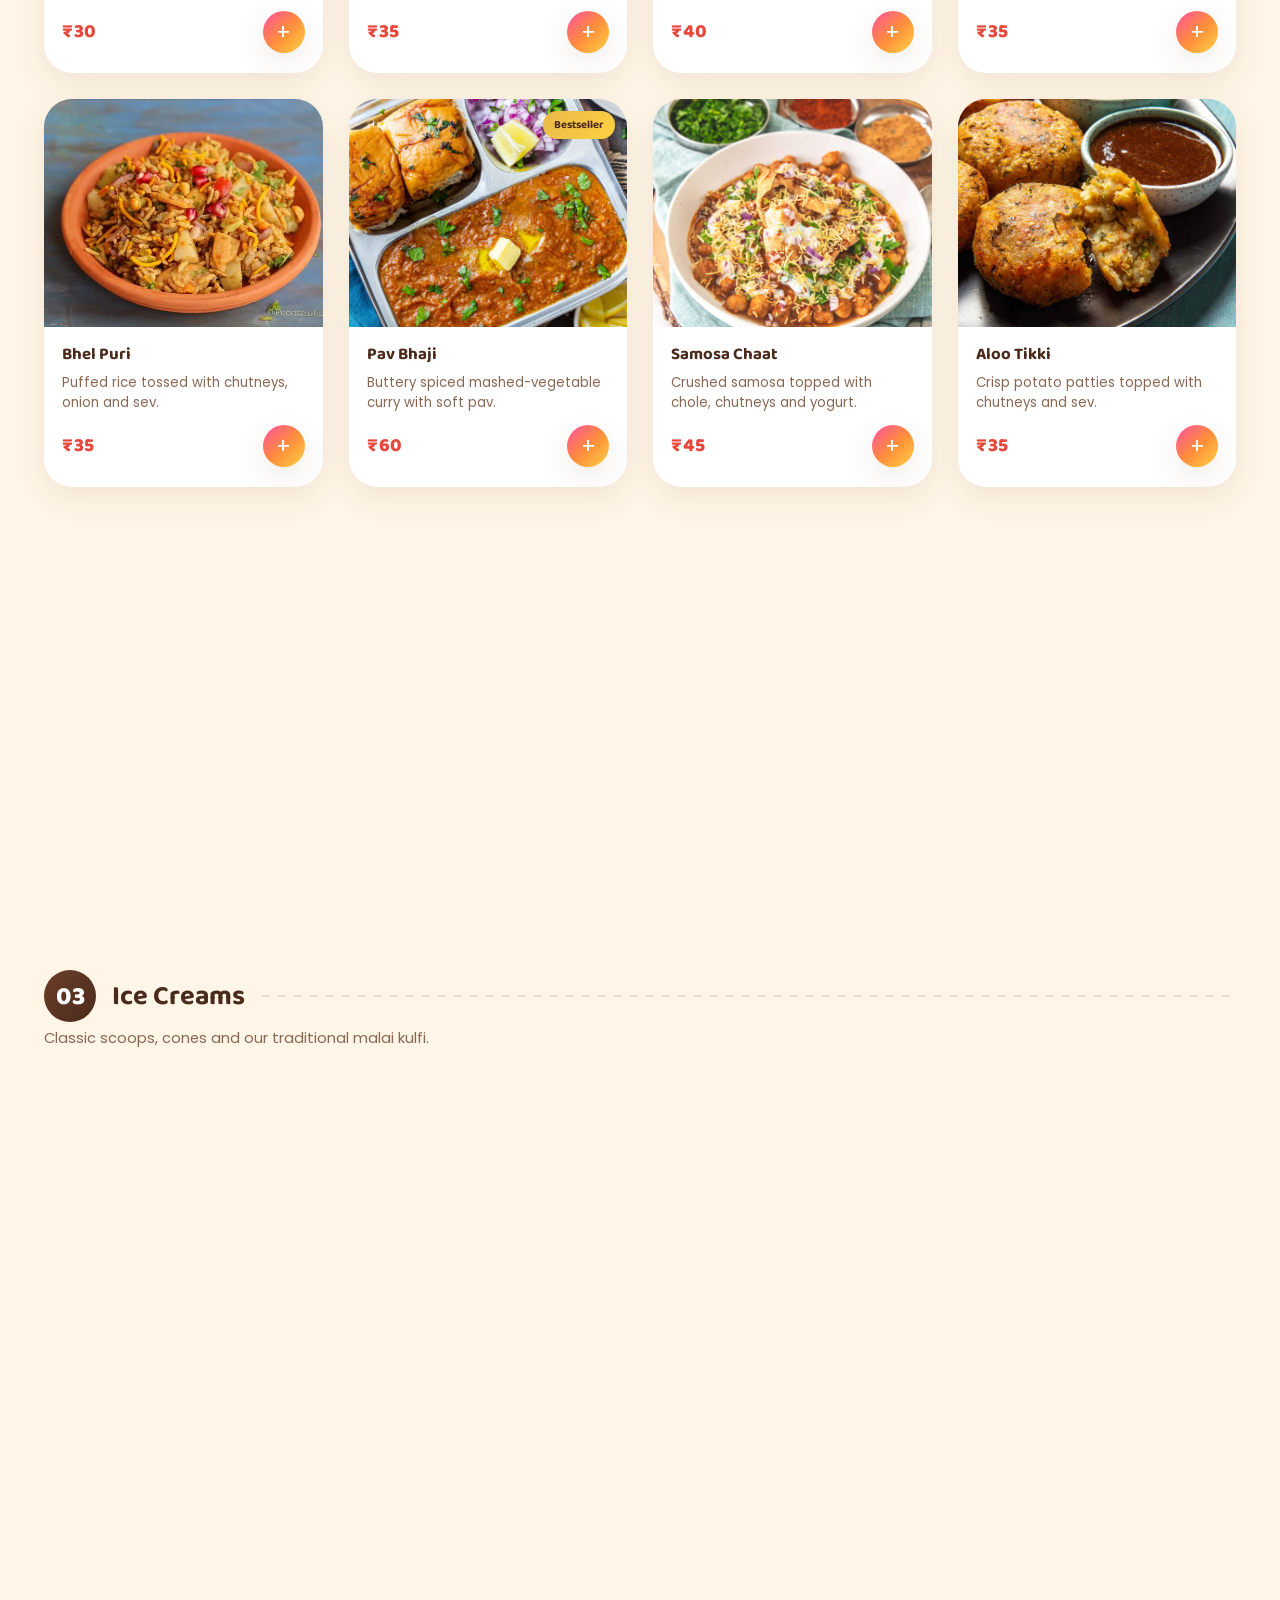
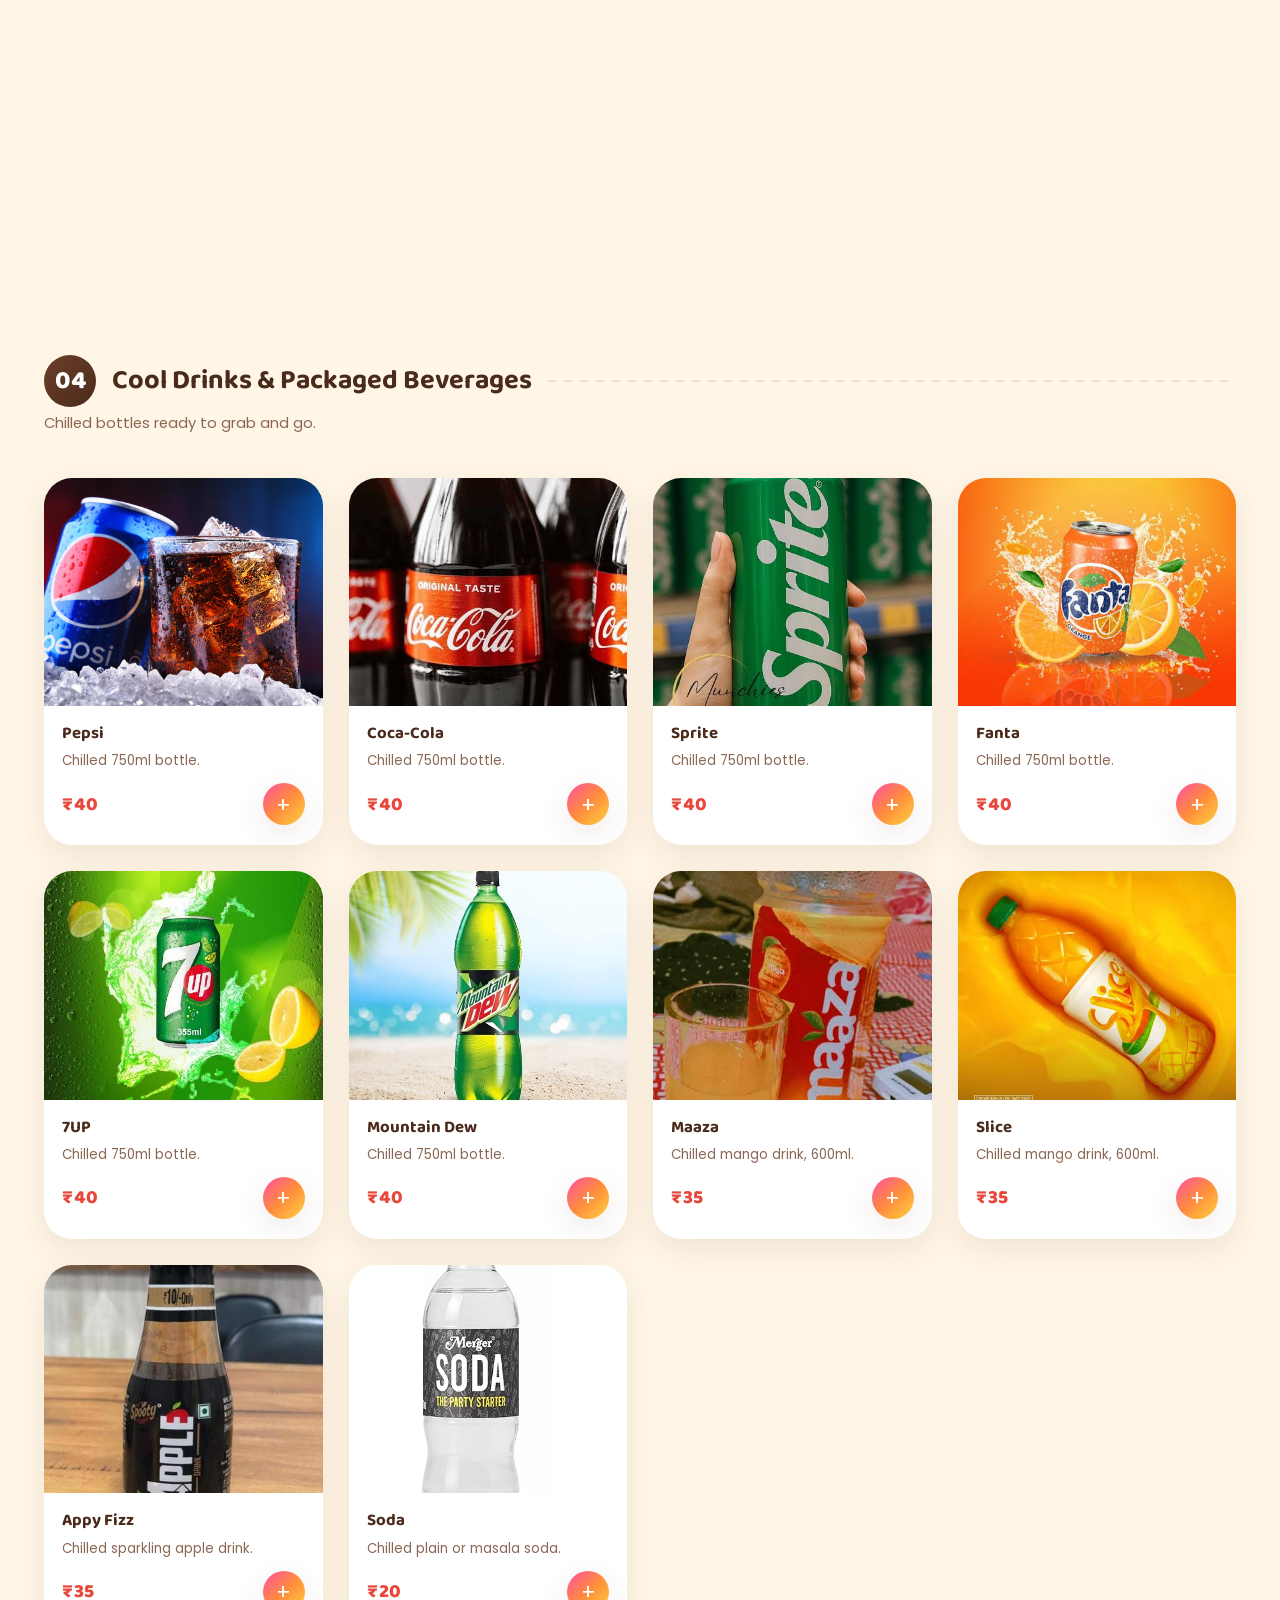
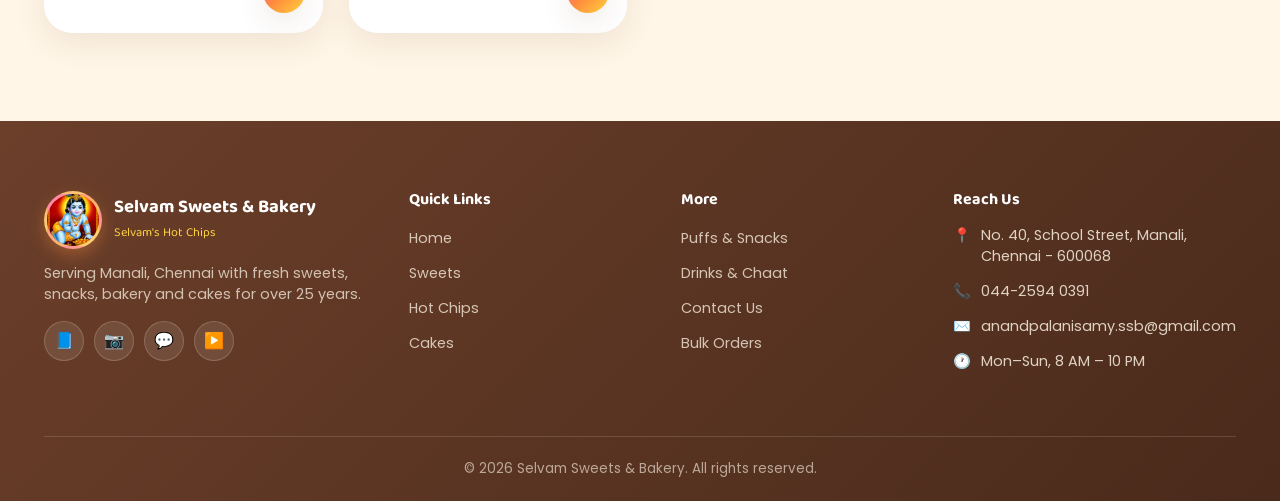
<file: drinks.html>
<!DOCTYPE html>
<html lang="en">
<head>
<meta charset="UTF-8">
<meta name="viewport" content="width=device-width, initial-scale=1.0">
<title>Drinks, Chaat & Ice Creams | Selvam Sweets & Bakery, Manali Chennai</title>
<meta name="description" content="Fresh juices, badam milk, jigarthanda, chaat, ice creams and cool drinks at Selvam Sweets & Bakery, Manali, Chennai.">
<link rel="icon" href="data:image/svg+xml,<svg xmlns=%22http://www.w3.org/2000/svg%22 viewBox=%220 0 100 100%22><text y=%22.9em%22 font-size=%2290%22>🥤</text></svg>">
<link rel="stylesheet" href="css/style.css">
</head>
<body>
<header class="site-header">
  <div class="header-inner">
    <a href="index.html" class="brand">
      <div class="brand-logo"><img src="images/misc/logo.png" alt="Selvam Sweets & Bakery logo" onerror="this.parentElement.innerHTML='<span>🍬</span>'"></div>
      <div class="brand-text">
        <h1>Selvam Sweets &amp; Bakery</h1>
        <span class="sub-brand">Selvam's Hot Chips</span>
      </div>
    </a>
    <nav class="main-nav">
      <ul>
        <li><a href="index.html">Home</a></li>
        <li><a href="sweets.html">Sweets</a></li>
        <li><a href="hotchips.html">Hot Chips</a></li>
        <li><a href="puffs.html">Puffs</a></li>
        <li><a href="cakes.html">Cakes</a></li>
        <li><a href="drinks.html">Drinks</a></li>
        <li><a href="contact.html">Contact</a></li>
      </ul>
    </nav>
    <div class="header-cta">
      <a href="tel:04425940391" class="btn btn-outline">📞 Call Shop</a>
      <a href="contact.html" class="btn btn-primary">Order Now</a>
    </div>
    <button class="nav-toggle" aria-label="Toggle menu"><span></span></button>
  </div>
</header>

<section class="page-hero">
  <div class="container">
    <div class="crumb"><a href="index.html">Home</a> / Drinks</div>
    <span class="eyebrow">Beverage &amp; Chaat Counter</span>
    <h1>Cool Drinks, Fresh Juices &amp; Chaat</h1>
    <p>Beat the Chennai heat with fresh-pressed juices, our famous Jigarthanda, street-style chaat and chilled milkshakes.</p>
    <div class="filter-bar">
      <button class="filter-chip active" data-target="drinks-grid">Fresh Drinks</button>
      <button class="filter-chip" data-target="chaat-grid">Chaat</button>
      <button class="filter-chip" data-target="icecream-grid">Ice Creams</button>
      <button class="filter-chip" data-target="cooldrinks-grid">Cool Drinks</button>
    </div>
  </div>
</section>

<section class="section" style="padding-top:20px;">
  <div class="container">

    <div class="cat-heading"><span class="num">01</span><h2>Fresh Juices &amp; Milk Drinks</h2><span class="line"></span></div>
    <p class="cat-desc">Pressed and prepared fresh through the day — no concentrates, no shortcuts.</p>
    <div class="product-grid" id="drinks-grid"></div>

    <div class="cat-heading"><span class="num">02</span><h2>Chaat Corner</h2><span class="line"></span></div>
    <p class="cat-desc">Tangy, spicy street-style chaat made to order at our counter.</p>
    <div class="product-grid" id="chaat-grid"></div>

    <div class="cat-heading"><span class="num">03</span><h2>Ice Creams</h2><span class="line"></span></div>
    <p class="cat-desc">Classic scoops, cones and our traditional malai kulfi.</p>
    <div class="product-grid" id="icecream-grid"></div>

    <div class="cat-heading"><span class="num">04</span><h2>Cool Drinks &amp; Packaged Beverages</h2><span class="line"></span></div>
    <p class="cat-desc">Chilled bottles ready to grab and go.</p>
    <div class="product-grid" id="cooldrinks-grid"></div>

  </div>
</section>

<footer class="site-footer">
  <div class="container">
    <div class="footer-grid">
      <div>
        <div class="footer-brand">
          <div class="brand-logo"><img src="images/misc/logo.png" alt="Logo" onerror="this.parentElement.innerHTML='<span>🍬</span>'"></div>
          <div><h3>Selvam Sweets &amp; Bakery</h3><span>Selvam's Hot Chips</span></div>
        </div>
        <p>Serving Manali, Chennai with fresh sweets, snacks, bakery and cakes for over 25 years.</p>
        <div class="social-row">
          <a href="#" aria-label="Facebook">📘</a>
          <a href="#" aria-label="Instagram">📷</a>
          <a href="https://wa.me/914425940391" aria-label="WhatsApp">💬</a>
          <a href="#" aria-label="YouTube">▶️</a>
        </div>
      </div>
      <div>
        <h4>Quick Links</h4>
        <ul class="footer-links">
          <li><a href="index.html">Home</a></li>
          <li><a href="sweets.html">Sweets</a></li>
          <li><a href="hotchips.html">Hot Chips</a></li>
          <li><a href="cakes.html">Cakes</a></li>
        </ul>
      </div>
      <div>
        <h4>More</h4>
        <ul class="footer-links">
          <li><a href="puffs.html">Puffs &amp; Snacks</a></li>
          <li><a href="drinks.html">Drinks &amp; Chaat</a></li>
          <li><a href="contact.html">Contact Us</a></li>
          <li><a href="contact.html">Bulk Orders</a></li>
        </ul>
      </div>
      <div>
        <h4>Reach Us</h4>
        <ul class="footer-contact">
          <li><span class="fi">📍</span> No. 40, School Street, Manali, Chennai - 600068</li>
          <li><span class="fi">📞</span> <a href="tel:04425940391">044-2594 0391</a></li>
          <li><span class="fi">✉️</span> <a href="mailto:anandpalanisamy.ssb@gmail.com">anandpalanisamy.ssb@gmail.com</a></li>
          <li><span class="fi">🕐</span> Mon–Sun, 8 AM – 10 PM</li>
        </ul>
      </div>
    </div>
    <div class="footer-bottom">&copy; <span id="year"></span> Selvam Sweets &amp; Bakery. All rights reserved.</div>
  </div>
</footer>

<div class="float-actions">
  <a class="float-btn wa" href="https://wa.me/914425940391" target="_blank" rel="noopener" aria-label="Chat on WhatsApp">💬</a>
  <button class="float-btn top" aria-label="Scroll to top">↑</button>
</div>

<script src="js/products-data.js"></script>
<script src="js/script.js"></script>
<script>
  document.getElementById('year').textContent = new Date().getFullYear();
  renderProducts('drinks-grid', DRINKS);
  renderProducts('chaat-grid', CHAAT);
  renderProducts('icecream-grid', ICE_CREAMS);
  renderProducts('cooldrinks-grid', COOL_DRINKS);
</script>
</body>
</html>
</file>
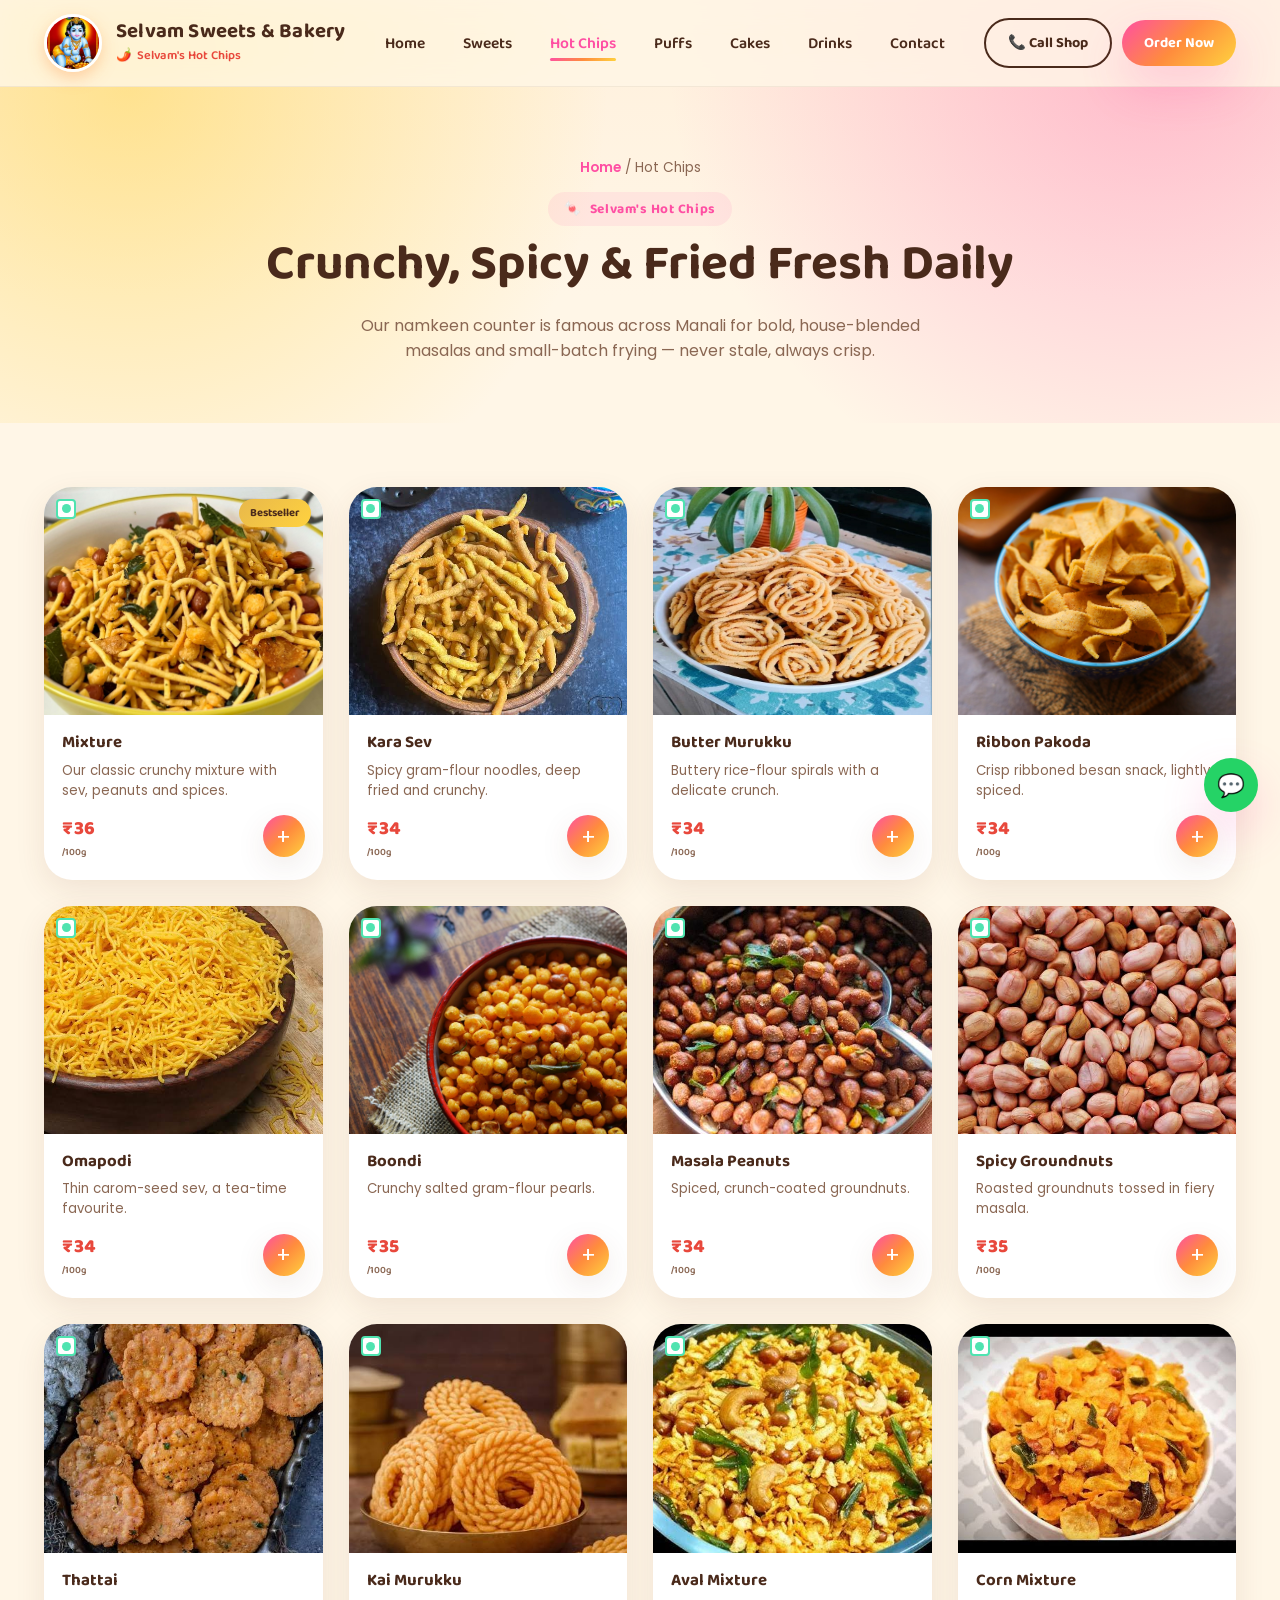
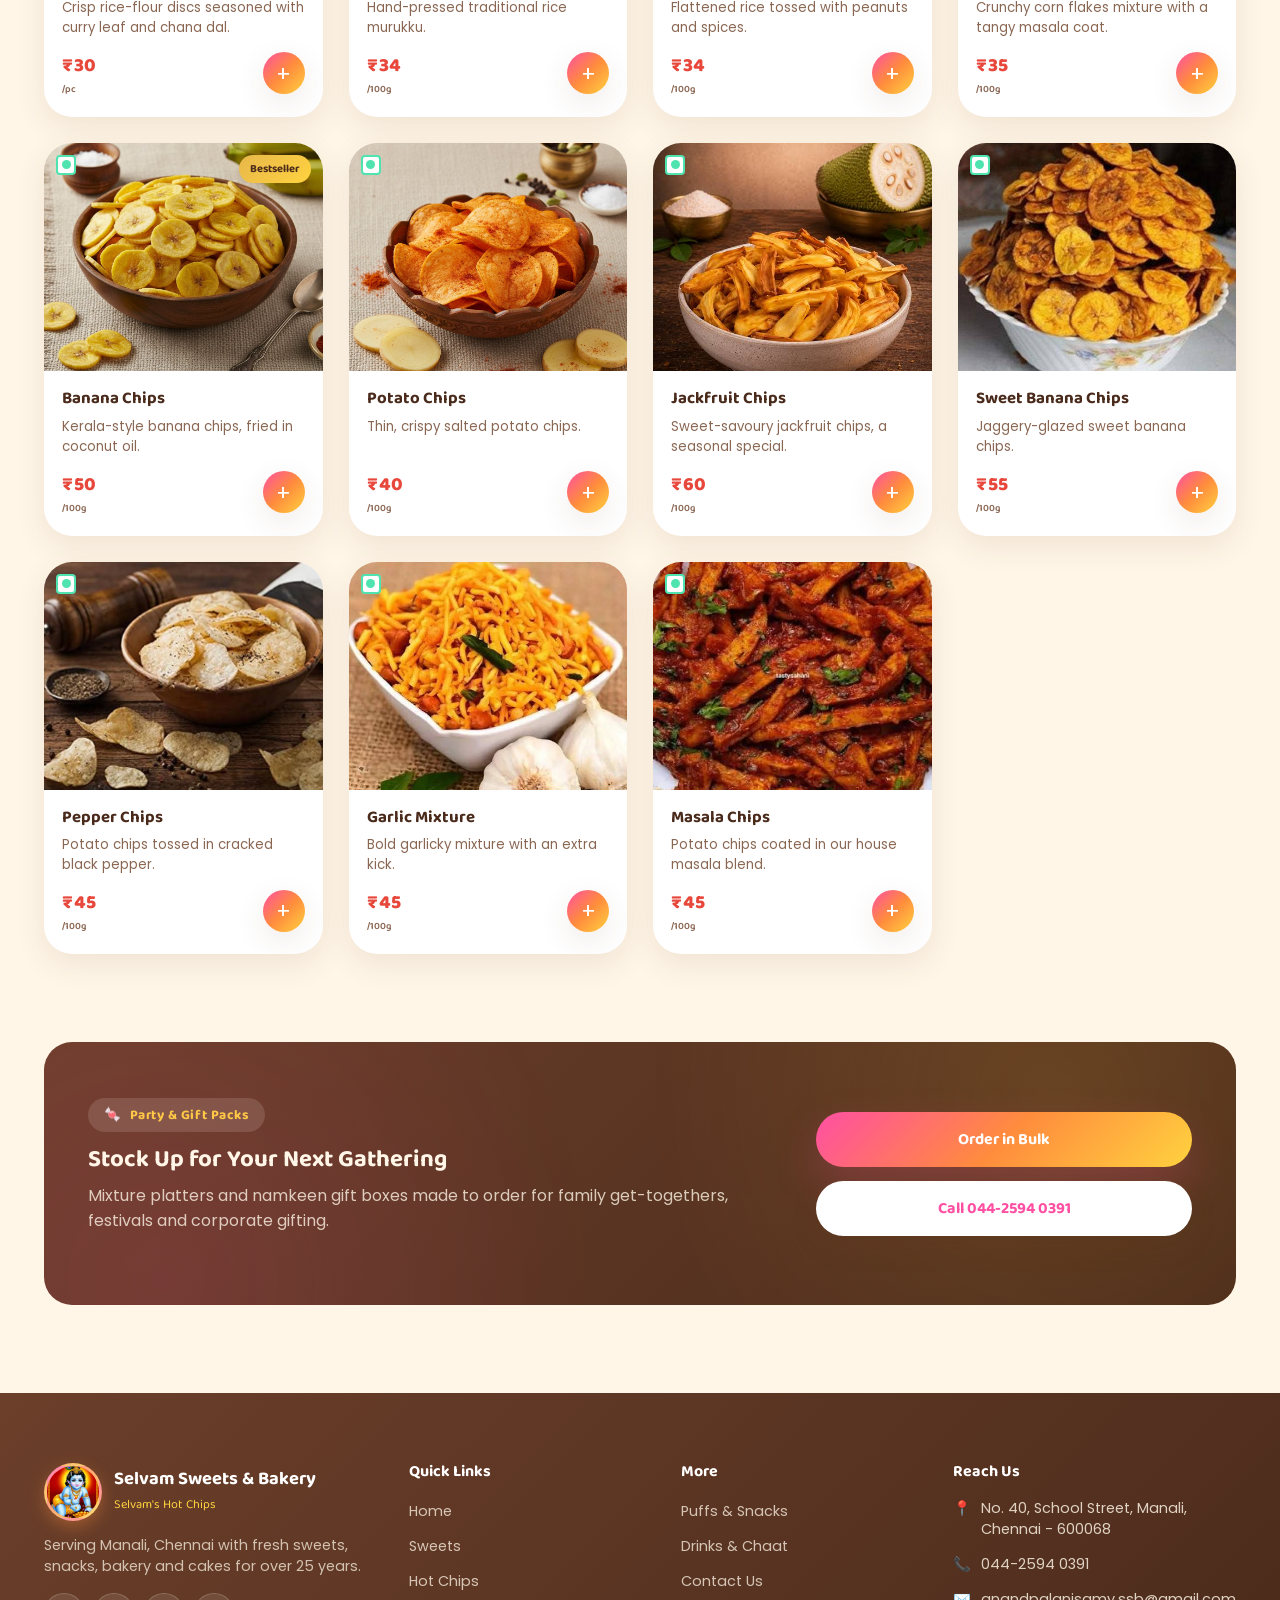
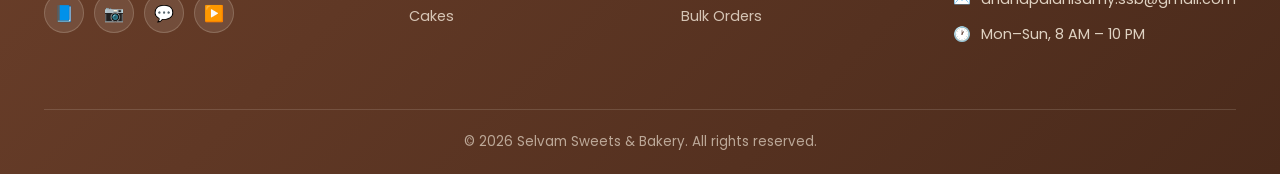
<file: hotchips.html>
<!DOCTYPE html>
<html lang="en">
<head>
<meta charset="UTF-8">
<meta name="viewport" content="width=device-width, initial-scale=1.0">
<title>Hot Chips & Namkeen | Selvam's Hot Chips, Manali Chennai</title>
<meta name="description" content="Crunchy mixture, murukku, banana chips, masala peanuts and more from Selvam's Hot Chips — Manali, Chennai's favourite namkeen counter.">
<link rel="icon" href="data:image/svg+xml,<svg xmlns=%22http://www.w3.org/2000/svg%22 viewBox=%220 0 100 100%22><text y=%22.9em%22 font-size=%2290%22>🌶️</text></svg>">
<link rel="stylesheet" href="css/style.css">
</head>
<body>
<header class="site-header">
  <div class="header-inner">
    <a href="index.html" class="brand">
      <div class="brand-logo"><img src="images/misc/logo.png" alt="Selvam Sweets & Bakery logo" onerror="this.parentElement.innerHTML='<span>🍬</span>'"></div>
      <div class="brand-text">
        <h1>Selvam Sweets &amp; Bakery</h1>
        <span class="sub-brand">Selvam's Hot Chips</span>
      </div>
    </a>
    <nav class="main-nav">
      <ul>
        <li><a href="index.html">Home</a></li>
        <li><a href="sweets.html">Sweets</a></li>
        <li><a href="hotchips.html">Hot Chips</a></li>
        <li><a href="puffs.html">Puffs</a></li>
        <li><a href="cakes.html">Cakes</a></li>
        <li><a href="drinks.html">Drinks</a></li>
        <li><a href="contact.html">Contact</a></li>
      </ul>
    </nav>
    <div class="header-cta">
      <a href="tel:04425940391" class="btn btn-outline">📞 Call Shop</a>
      <a href="contact.html" class="btn btn-primary">Order Now</a>
    </div>
    <button class="nav-toggle" aria-label="Toggle menu"><span></span></button>
  </div>
</header>

<section class="page-hero">
  <div class="container">
    <div class="crumb"><a href="index.html">Home</a> / Hot Chips</div>
    <span class="eyebrow">Selvam's Hot Chips</span>
    <h1>Crunchy, Spicy &amp; Fried Fresh Daily</h1>
    <p>Our namkeen counter is famous across Manali for bold, house-blended masalas and small-batch frying — never stale, always crisp.</p>
  </div>
</section>

<section class="section" style="padding-top:20px;">
  <div class="container">
    <div class="product-grid" id="hotchips-grid"></div>
  </div>
</section>

<section class="section" style="padding-top:0;">
  <div class="container">
    <div class="cta-band reveal-init">
      <div>
        <span class="eyebrow" style="background:rgba(255,246,231,.14);color:var(--bright-yellow);">Party &amp; Gift Packs</span>
        <h2>Stock Up for Your Next Gathering</h2>
        <p>Mixture platters and namkeen gift boxes made to order for family get-togethers, festivals and corporate gifting.</p>
      </div>
      <div class="cta-side">
        <a href="contact.html" class="btn btn-primary">Order in Bulk</a>
        <a href="tel:04425940391" class="btn btn-light">Call 044-2594 0391</a>
      </div>
    </div>
  </div>
</section>

<footer class="site-footer">
  <div class="container">
    <div class="footer-grid">
      <div>
        <div class="footer-brand">
          <div class="brand-logo"><img src="images/misc/logo.png" alt="Logo" onerror="this.parentElement.innerHTML='<span>🍬</span>'"></div>
          <div><h3>Selvam Sweets &amp; Bakery</h3><span>Selvam's Hot Chips</span></div>
        </div>
        <p>Serving Manali, Chennai with fresh sweets, snacks, bakery and cakes for over 25 years.</p>
        <div class="social-row">
          <a href="#" aria-label="Facebook">📘</a>
          <a href="#" aria-label="Instagram">📷</a>
          <a href="https://wa.me/914425940391" aria-label="WhatsApp">💬</a>
          <a href="#" aria-label="YouTube">▶️</a>
        </div>
      </div>
      <div>
        <h4>Quick Links</h4>
        <ul class="footer-links">
          <li><a href="index.html">Home</a></li>
          <li><a href="sweets.html">Sweets</a></li>
          <li><a href="hotchips.html">Hot Chips</a></li>
          <li><a href="cakes.html">Cakes</a></li>
        </ul>
      </div>
      <div>
        <h4>More</h4>
        <ul class="footer-links">
          <li><a href="puffs.html">Puffs &amp; Snacks</a></li>
          <li><a href="drinks.html">Drinks &amp; Chaat</a></li>
          <li><a href="contact.html">Contact Us</a></li>
          <li><a href="contact.html">Bulk Orders</a></li>
        </ul>
      </div>
      <div>
        <h4>Reach Us</h4>
        <ul class="footer-contact">
          <li><span class="fi">📍</span> No. 40, School Street, Manali, Chennai - 600068</li>
          <li><span class="fi">📞</span> <a href="tel:04425940391">044-2594 0391</a></li>
          <li><span class="fi">✉️</span> <a href="mailto:anandpalanisamy.ssb@gmail.com">anandpalanisamy.ssb@gmail.com</a></li>
          <li><span class="fi">🕐</span> Mon–Sun, 8 AM – 10 PM</li>
        </ul>
      </div>
    </div>
    <div class="footer-bottom">&copy; <span id="year"></span> Selvam Sweets &amp; Bakery. All rights reserved.</div>
  </div>
</footer>

<div class="float-actions">
  <a class="float-btn wa" href="https://wa.me/914425940391" target="_blank" rel="noopener" aria-label="Chat on WhatsApp">💬</a>
  <button class="float-btn top" aria-label="Scroll to top">↑</button>
</div>

<script src="js/products-data.js"></script>
<script src="js/script.js"></script>
<script>
  document.getElementById('year').textContent = new Date().getFullYear();
  renderProducts('hotchips-grid', HOT_CHIPS);
</script>
</body>
</html>
</file>
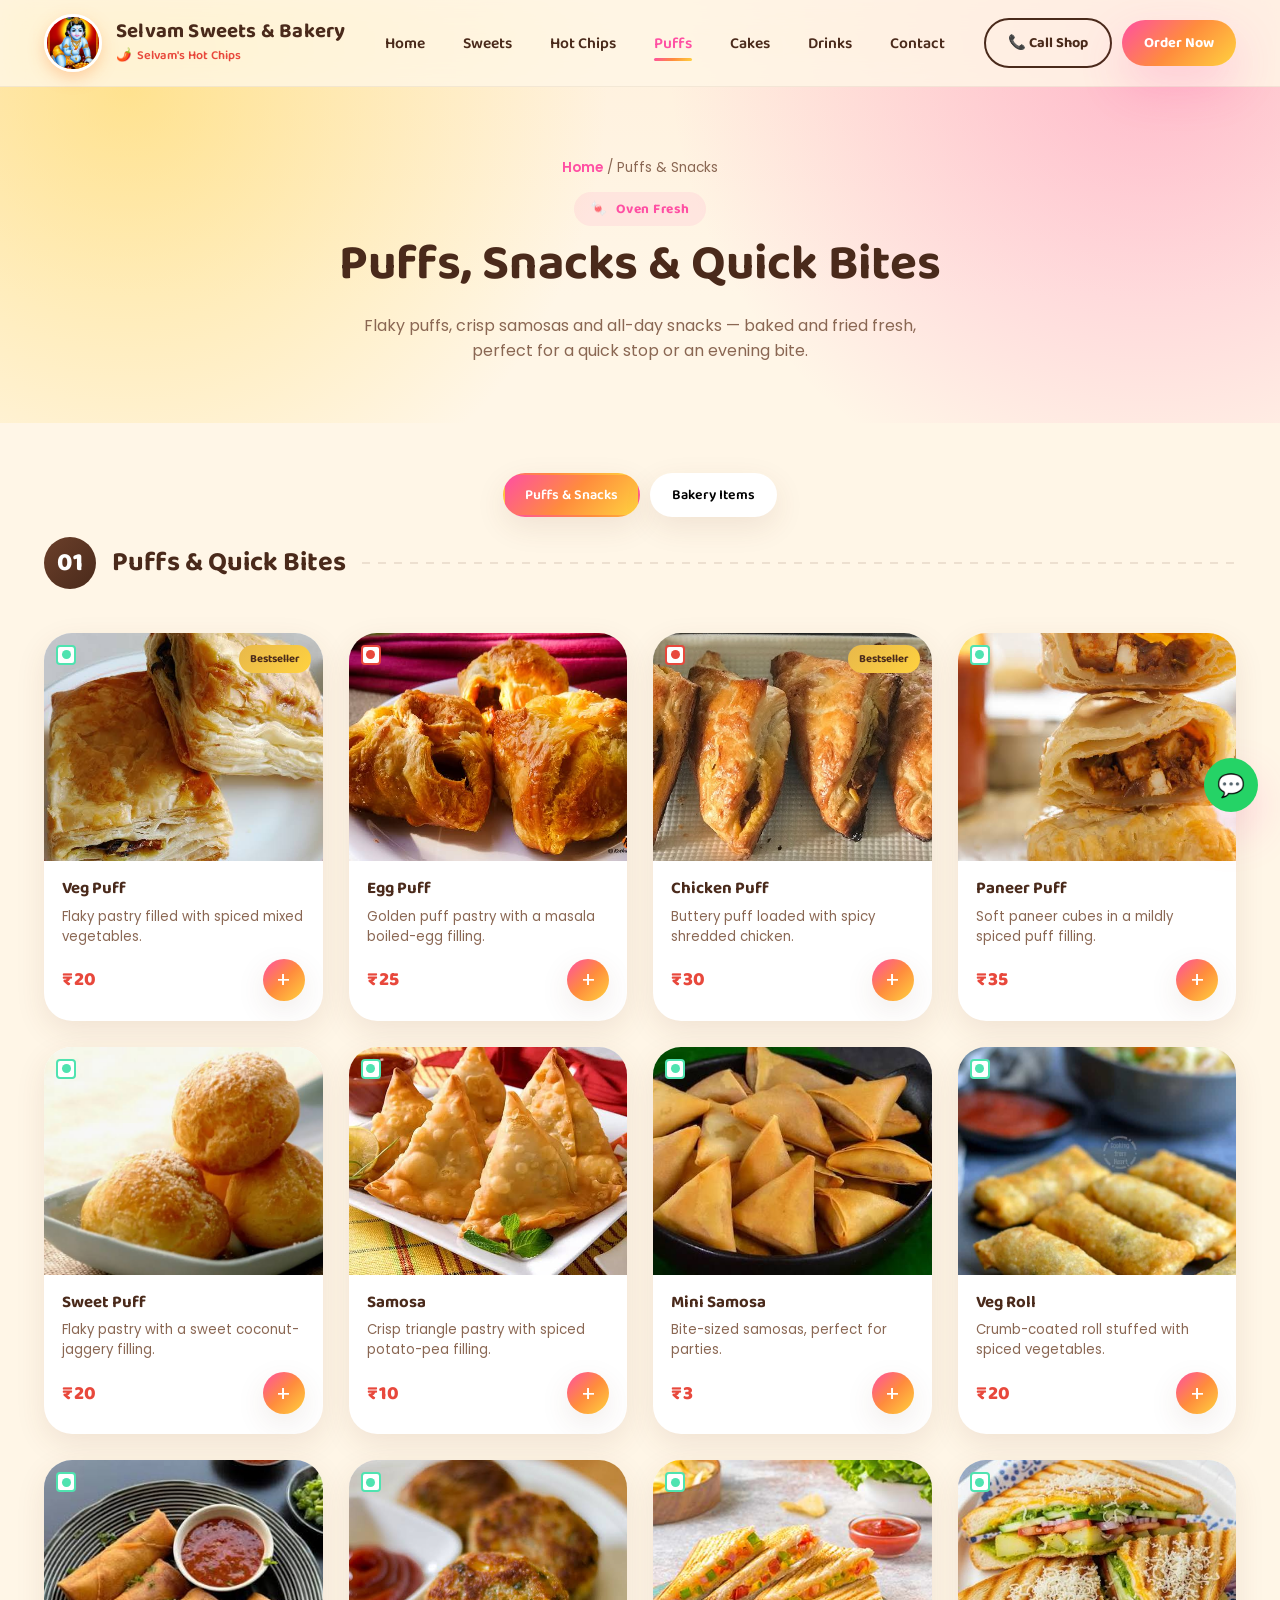
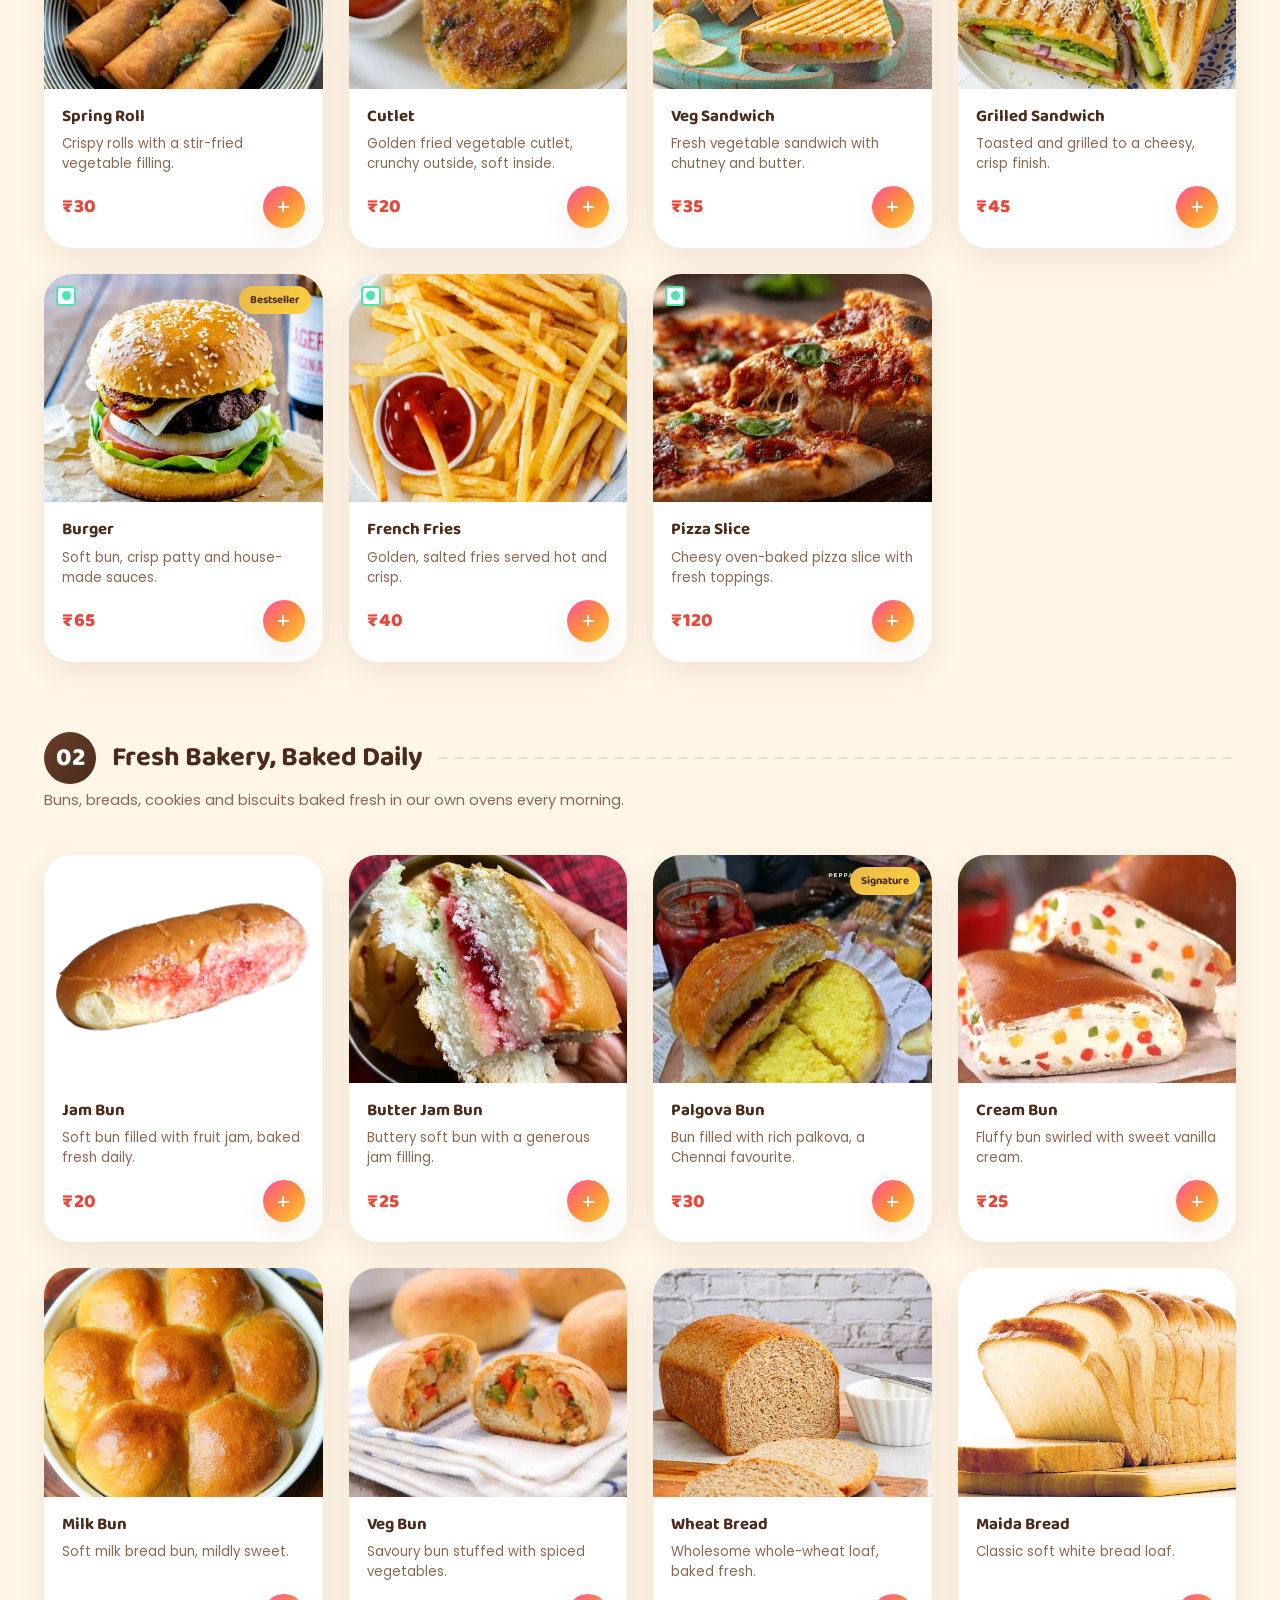
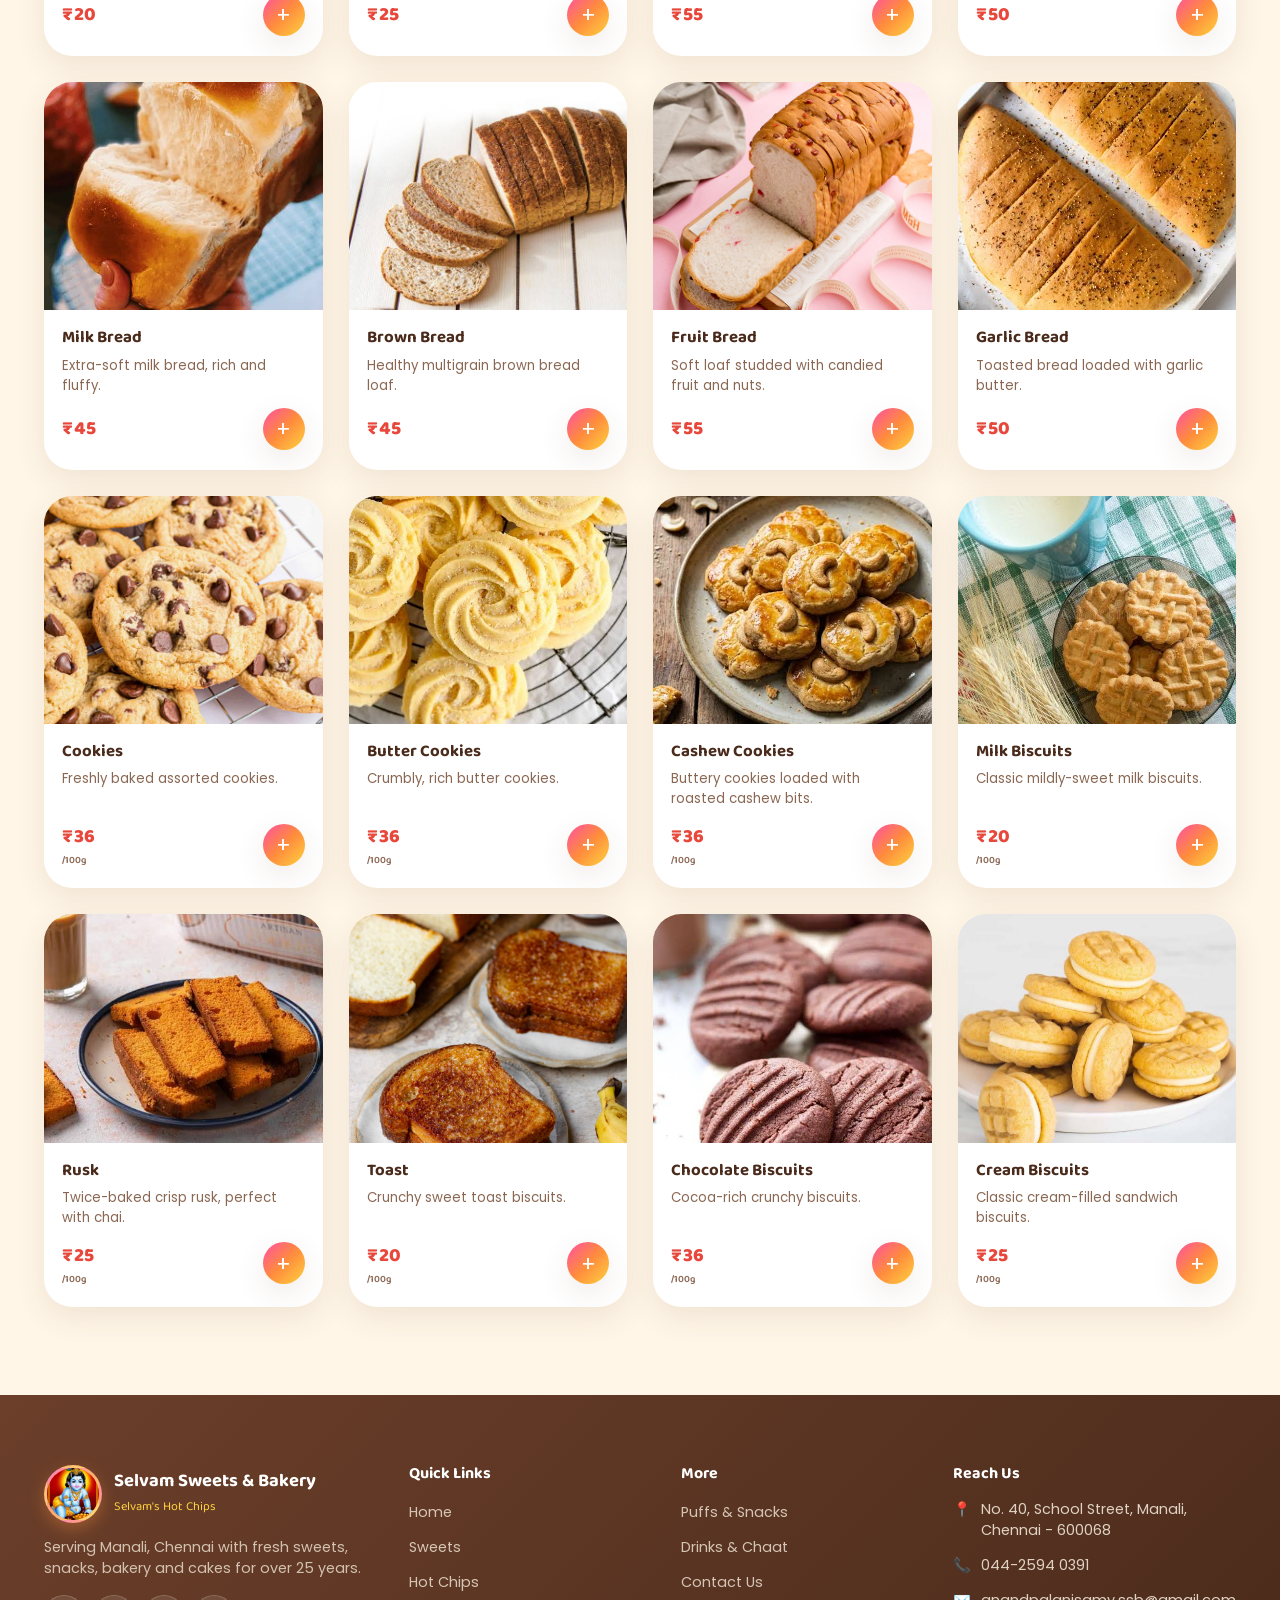
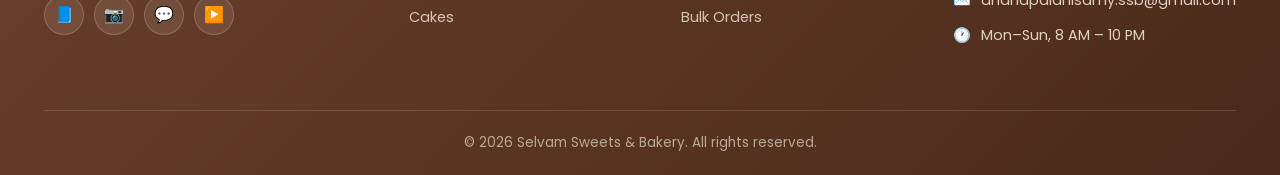
<file: puffs.html>
<!DOCTYPE html>
<html lang="en">
<head>
<meta charset="UTF-8">
<meta name="viewport" content="width=device-width, initial-scale=1.0">
<title>Puffs & Snacks | Selvam Sweets & Bakery, Manali Chennai</title>
<meta name="description" content="Veg, egg and chicken puffs, samosas, sandwiches, burgers and more freshly baked snacks at Selvam Sweets & Bakery, Manali, Chennai.">
<link rel="icon" href="data:image/svg+xml,<svg xmlns=%22http://www.w3.org/2000/svg%22 viewBox=%220 0 100 100%22><text y=%22.9em%22 font-size=%2290%22>🥟</text></svg>">
<link rel="stylesheet" href="css/style.css">
</head>
<body>
<header class="site-header">
  <div class="header-inner">
    <a href="index.html" class="brand">
      <div class="brand-logo"><img src="images/misc/logo.png" alt="Selvam Sweets & Bakery logo" onerror="this.parentElement.innerHTML='<span>🍬</span>'"></div>
      <div class="brand-text">
        <h1>Selvam Sweets &amp; Bakery</h1>
        <span class="sub-brand">Selvam's Hot Chips</span>
      </div>
    </a>
    <nav class="main-nav">
      <ul>
        <li><a href="index.html">Home</a></li>
        <li><a href="sweets.html">Sweets</a></li>
        <li><a href="hotchips.html">Hot Chips</a></li>
        <li><a href="puffs.html">Puffs</a></li>
        <li><a href="cakes.html">Cakes</a></li>
        <li><a href="drinks.html">Drinks</a></li>
        <li><a href="contact.html">Contact</a></li>
      </ul>
    </nav>
    <div class="header-cta">
      <a href="tel:04425940391" class="btn btn-outline">📞 Call Shop</a>
      <a href="contact.html" class="btn btn-primary">Order Now</a>
    </div>
    <button class="nav-toggle" aria-label="Toggle menu"><span></span></button>
  </div>
</header>

<section class="page-hero">
  <div class="container">
    <div class="crumb"><a href="index.html">Home</a> / Puffs &amp; Snacks</div>
    <span class="eyebrow">Oven Fresh</span>
    <h1>Puffs, Snacks &amp; Quick Bites</h1>
    <p>Flaky puffs, crisp samosas and all-day snacks — baked and fried fresh, perfect for a quick stop or an evening bite.</p>
  </div>
</section>

<section class="section" style="padding-top:20px;">
  <div class="container">
    <div class="filter-bar">
      <button class="filter-chip active" data-target="puffs-grid">Puffs &amp; Snacks</button>
      <button class="filter-chip" data-target="bakery-grid">Bakery Items</button>
    </div>

    <div class="cat-heading" style="margin-top:20px;"><span class="num">01</span><h2>Puffs &amp; Quick Bites</h2><span class="line"></span></div>
    <div class="product-grid" id="puffs-grid"></div>

    <div class="cat-heading"><span class="num">02</span><h2>Fresh Bakery, Baked Daily</h2><span class="line"></span></div>
    <p class="cat-desc">Buns, breads, cookies and biscuits baked fresh in our own ovens every morning.</p>
    <div class="product-grid" id="bakery-grid"></div>
  </div>
</section>

<footer class="site-footer">
  <div class="container">
    <div class="footer-grid">
      <div>
        <div class="footer-brand">
          <div class="brand-logo"><img src="images/misc/logo.png" alt="Logo" onerror="this.parentElement.innerHTML='<span>🍬</span>'"></div>
          <div><h3>Selvam Sweets &amp; Bakery</h3><span>Selvam's Hot Chips</span></div>
        </div>
        <p>Serving Manali, Chennai with fresh sweets, snacks, bakery and cakes for over 25 years.</p>
        <div class="social-row">
          <a href="#" aria-label="Facebook">📘</a>
          <a href="#" aria-label="Instagram">📷</a>
          <a href="https://wa.me/914425940391" aria-label="WhatsApp">💬</a>
          <a href="#" aria-label="YouTube">▶️</a>
        </div>
      </div>
      <div>
        <h4>Quick Links</h4>
        <ul class="footer-links">
          <li><a href="index.html">Home</a></li>
          <li><a href="sweets.html">Sweets</a></li>
          <li><a href="hotchips.html">Hot Chips</a></li>
          <li><a href="cakes.html">Cakes</a></li>
        </ul>
      </div>
      <div>
        <h4>More</h4>
        <ul class="footer-links">
          <li><a href="puffs.html">Puffs &amp; Snacks</a></li>
          <li><a href="drinks.html">Drinks &amp; Chaat</a></li>
          <li><a href="contact.html">Contact Us</a></li>
          <li><a href="contact.html">Bulk Orders</a></li>
        </ul>
      </div>
      <div>
        <h4>Reach Us</h4>
        <ul class="footer-contact">
          <li><span class="fi">📍</span> No. 40, School Street, Manali, Chennai - 600068</li>
          <li><span class="fi">📞</span> <a href="tel:04425940391">044-2594 0391</a></li>
          <li><span class="fi">✉️</span> <a href="mailto:anandpalanisamy.ssb@gmail.com">anandpalanisamy.ssb@gmail.com</a></li>
          <li><span class="fi">🕐</span> Mon–Sun, 8 AM – 10 PM</li>
        </ul>
      </div>
    </div>
    <div class="footer-bottom">&copy; <span id="year"></span> Selvam Sweets &amp; Bakery. All rights reserved.</div>
  </div>
</footer>

<div class="float-actions">
  <a class="float-btn wa" href="https://wa.me/914425940391" target="_blank" rel="noopener" aria-label="Chat on WhatsApp">💬</a>
  <button class="float-btn top" aria-label="Scroll to top">↑</button>
</div>

<script src="js/products-data.js"></script>
<script src="js/script.js"></script>
<script>
  document.getElementById('year').textContent = new Date().getFullYear();
  renderProducts('puffs-grid', PUFFS);
  renderProducts('bakery-grid', BAKERY_ITEMS);
</script>
</body>
</html>
</file>
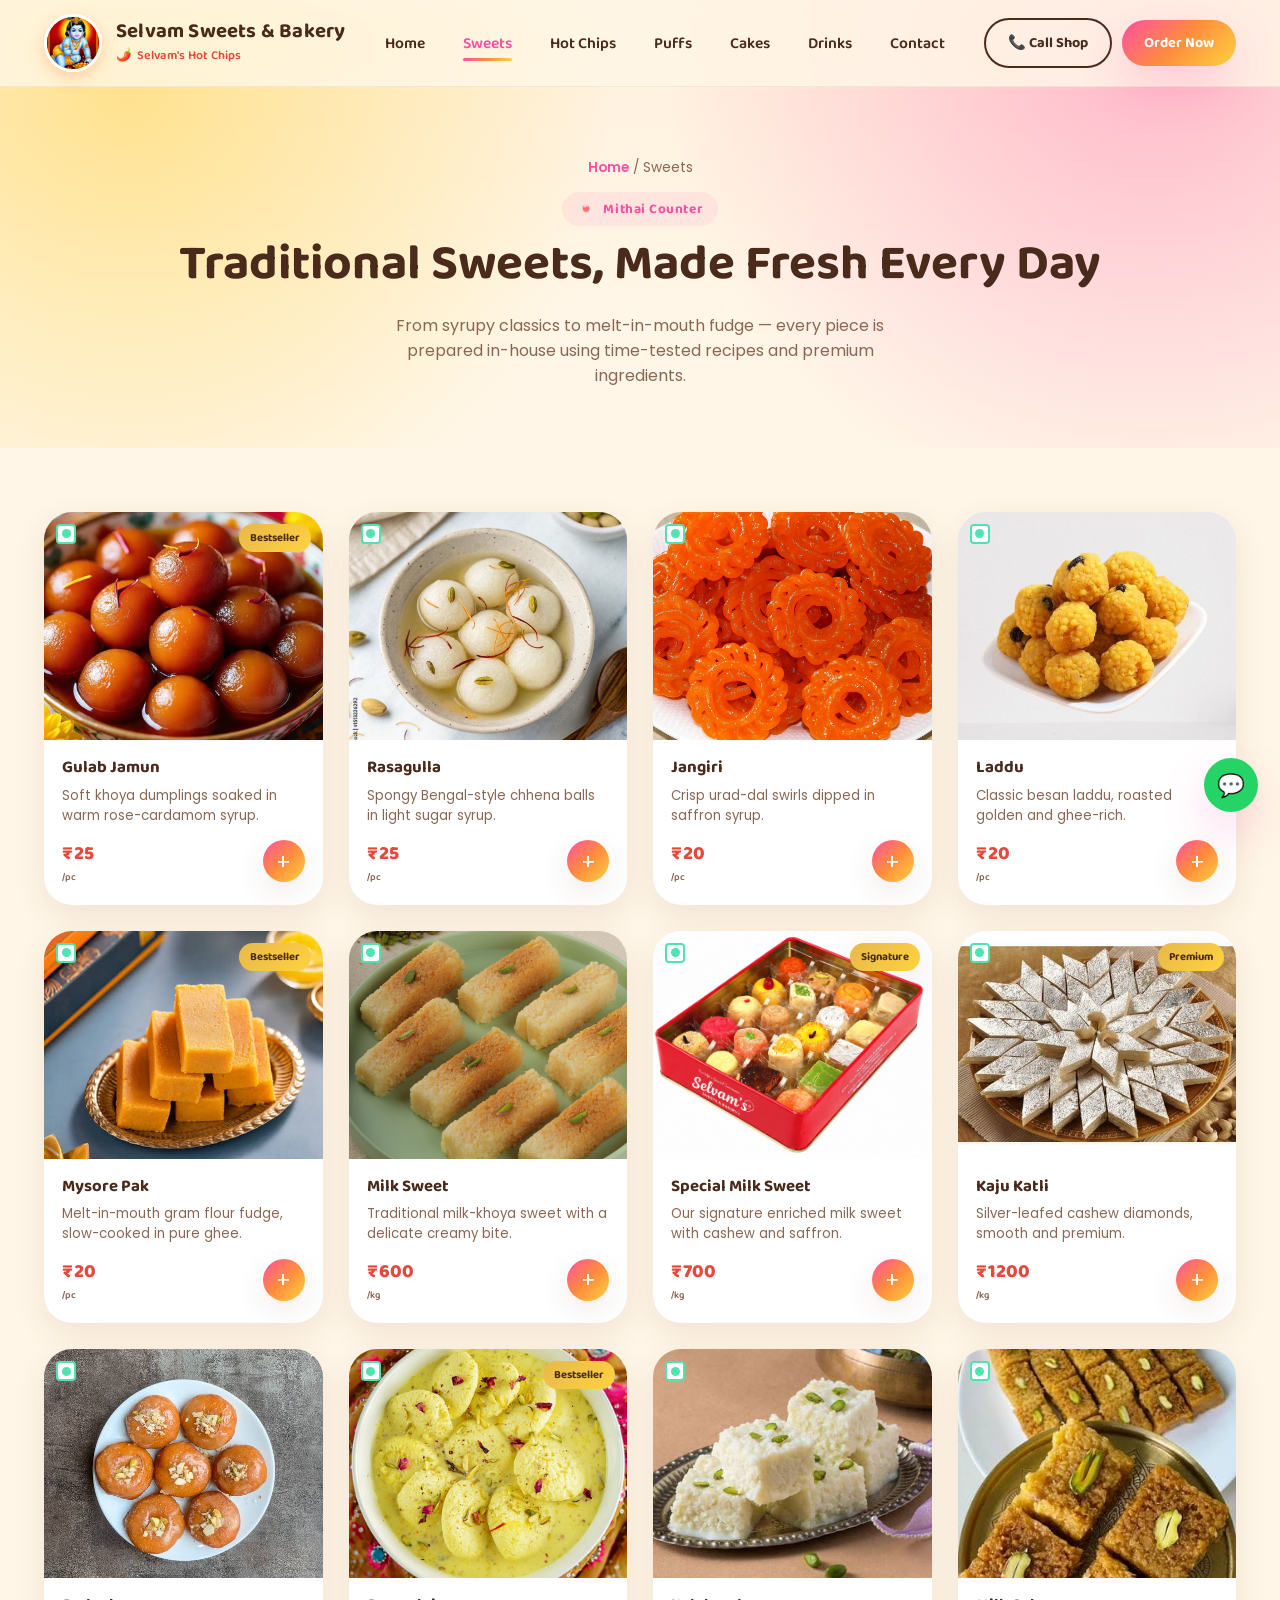
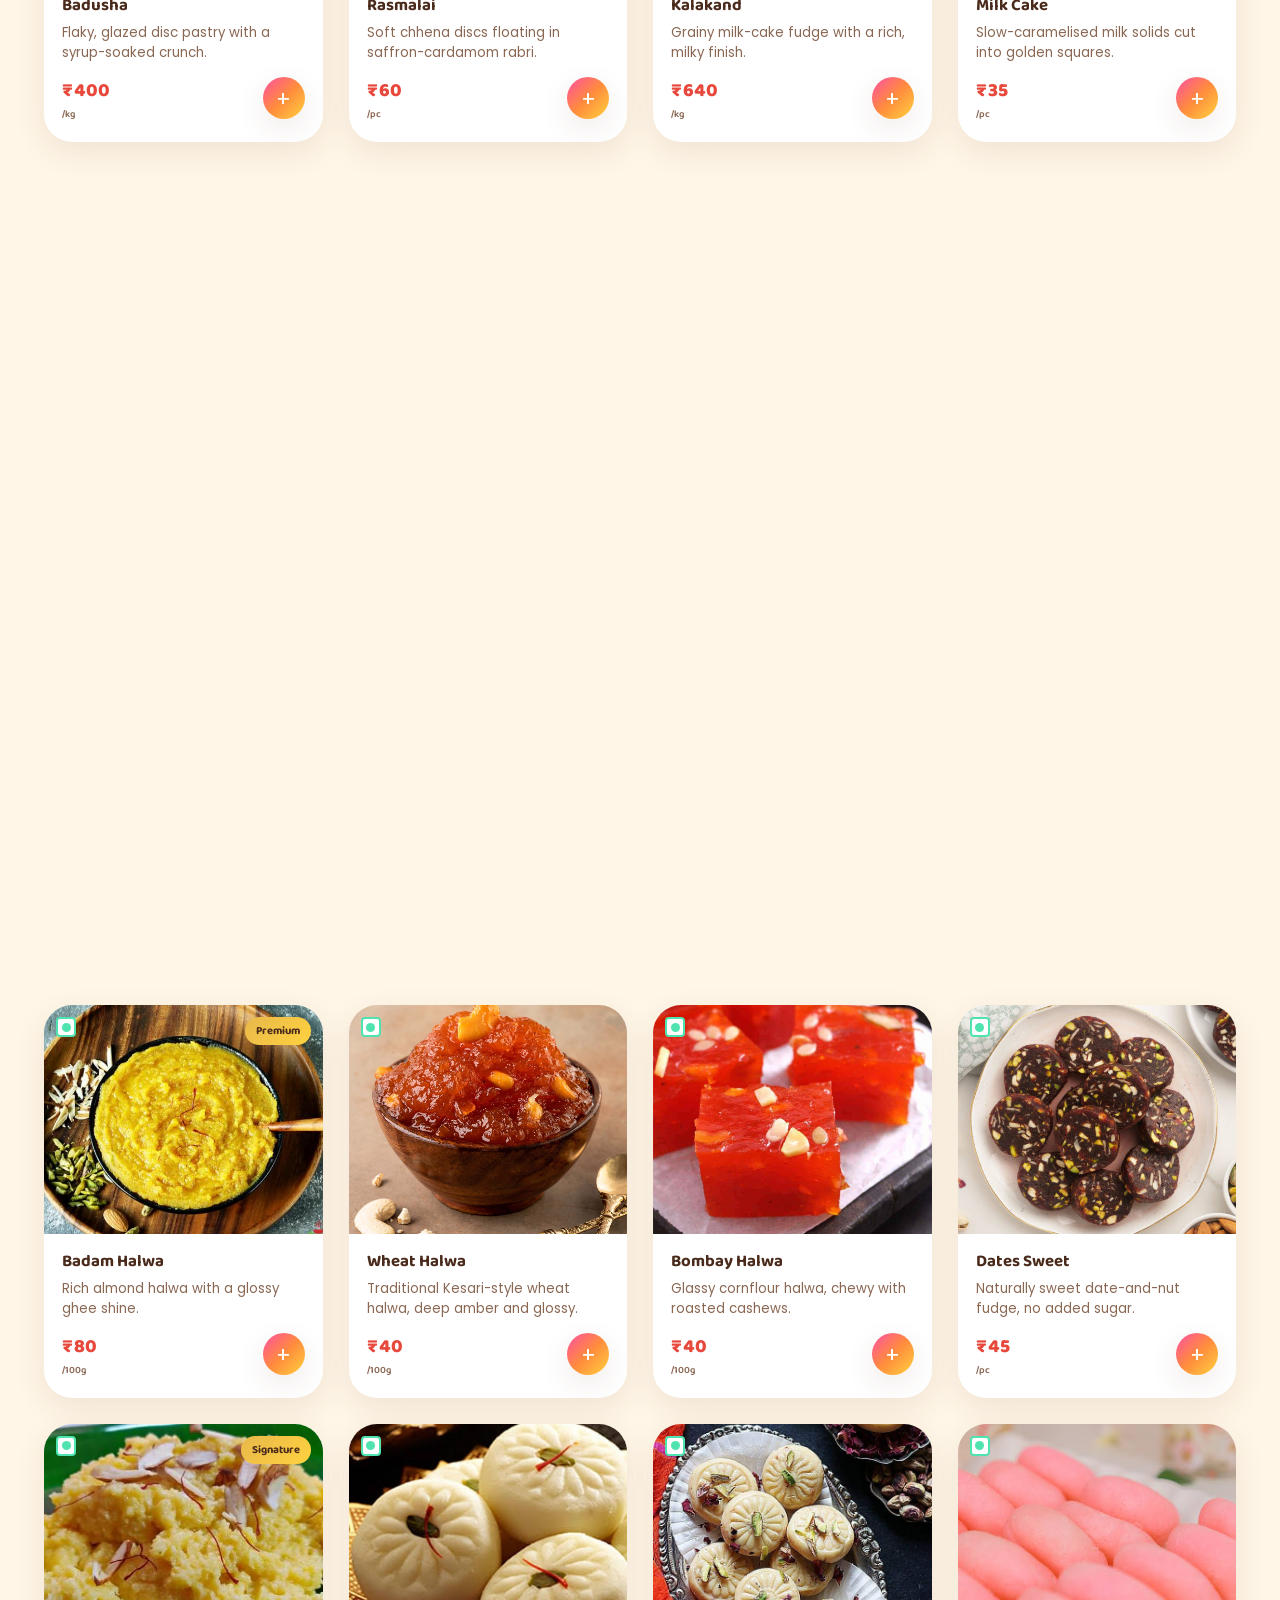
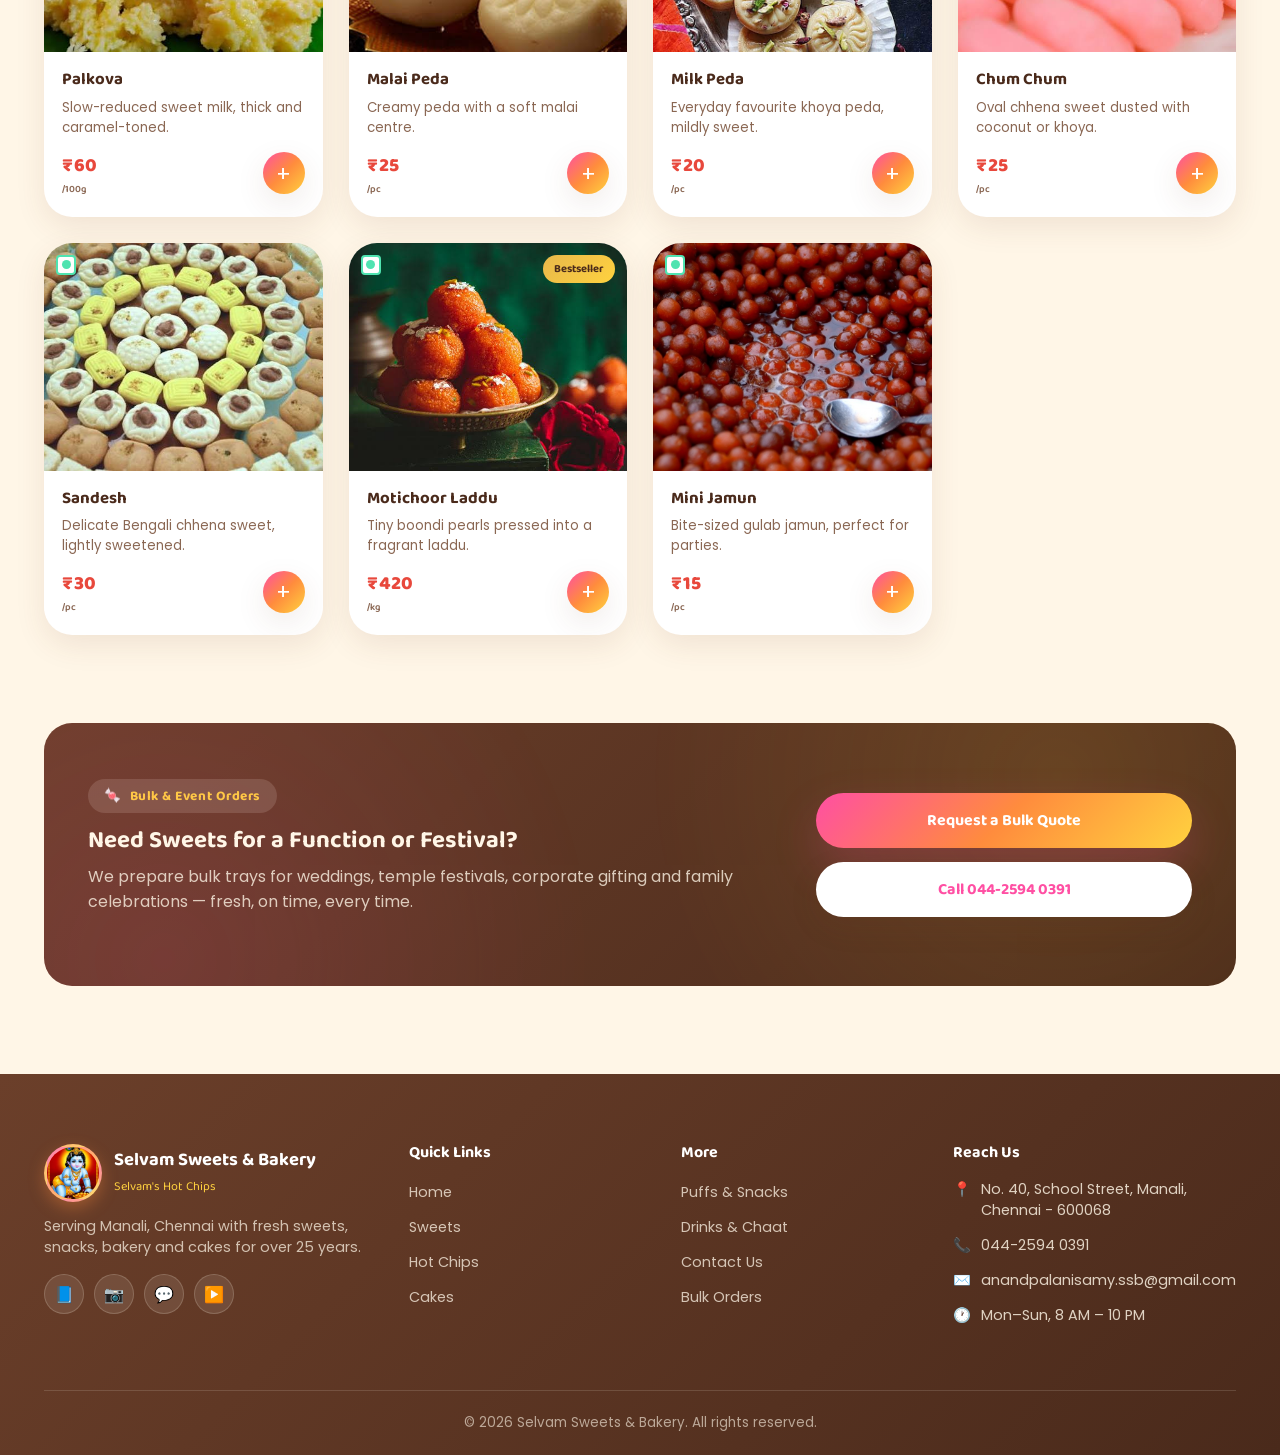
<file: sweets.html>
<!DOCTYPE html>
<html lang="en">
<head>
<meta charset="UTF-8">
<meta name="viewport" content="width=device-width, initial-scale=1.0">
<title>Sweets Menu | Selvam Sweets & Bakery, Manali Chennai</title>
<meta name="description" content="Explore 30+ traditional Indian sweets at Selvam Sweets & Bakery — Gulab Jamun, Mysore Pak, Kaju Katli, Rasmalai and more. Fresh daily, reasonably priced.">
<link rel="icon" href="data:image/svg+xml,<svg xmlns=%22http://www.w3.org/2000/svg%22 viewBox=%220 0 100 100%22><text y=%22.9em%22 font-size=%2290%22>🍡</text></svg>">
<link rel="stylesheet" href="css/style.css">
</head>
<body>

<header class="site-header">
  <div class="header-inner">
    <a href="index.html" class="brand">
      <div class="brand-logo"><img src="images/misc/logo.png" alt="Selvam Sweets & Bakery logo" onerror="this.parentElement.innerHTML='<span>🍬</span>'"></div>
      <div class="brand-text">
        <h1>Selvam Sweets &amp; Bakery</h1>
        <span class="sub-brand">Selvam's Hot Chips</span>
      </div>
    </a>
    <nav class="main-nav">
      <ul>
        <li><a href="index.html">Home</a></li>
        <li><a href="sweets.html">Sweets</a></li>
        <li><a href="hotchips.html">Hot Chips</a></li>
        <li><a href="puffs.html">Puffs</a></li>
        <li><a href="cakes.html">Cakes</a></li>
        <li><a href="drinks.html">Drinks</a></li>
        <li><a href="contact.html">Contact</a></li>
      </ul>
    </nav>
    <div class="header-cta">
      <a href="tel:04425940391" class="btn btn-outline">📞 Call Shop</a>
      <a href="contact.html" class="btn btn-primary">Order Now</a>
    </div>
    <button class="nav-toggle" aria-label="Toggle menu"><span></span></button>
  </div>
</header>

<section class="page-hero">
  <div class="container">
    <div class="crumb"><a href="index.html">Home</a> / Sweets</div>
    <span class="eyebrow">Mithai Counter</span>
    <h1>Traditional Sweets, Made Fresh Every Day</h1>
    <p>From syrupy classics to melt-in-mouth fudge — every piece is prepared in-house using time-tested recipes and premium ingredients.</p>
  </div>
</section>

<section class="section" style="padding-top:20px;">
  <div class="container">
    <div class="product-grid" id="sweets-grid"></div>
  </div>
</section>

<section class="section" style="padding-top:0;">
  <div class="container">
    <div class="cta-band reveal-init">
      <div>
        <span class="eyebrow" style="background:rgba(255,246,231,.14);color:var(--bright-yellow);">Bulk &amp; Event Orders</span>
        <h2>Need Sweets for a Function or Festival?</h2>
        <p>We prepare bulk trays for weddings, temple festivals, corporate gifting and family celebrations — fresh, on time, every time.</p>
      </div>
      <div class="cta-side">
        <a href="contact.html" class="btn btn-primary">Request a Bulk Quote</a>
        <a href="tel:04425940391" class="btn btn-light">Call 044-2594 0391</a>
      </div>
    </div>
  </div>
</section>

<footer class="site-footer">
  <div class="container">
    <div class="footer-grid">
      <div>
        <div class="footer-brand">
          <div class="brand-logo"><img src="images/misc/logo.png" alt="Logo" onerror="this.parentElement.innerHTML='<span>🍬</span>'"></div>
          <div><h3>Selvam Sweets &amp; Bakery</h3><span>Selvam's Hot Chips</span></div>
        </div>
        <p>Serving Manali, Chennai with fresh sweets, snacks, bakery and cakes for over 25 years.</p>
        <div class="social-row">
          <a href="#" aria-label="Facebook">📘</a>
          <a href="#" aria-label="Instagram">📷</a>
          <a href="https://wa.me/914425940391" aria-label="WhatsApp">💬</a>
          <a href="#" aria-label="YouTube">▶️</a>
        </div>
      </div>
      <div>
        <h4>Quick Links</h4>
        <ul class="footer-links">
          <li><a href="index.html">Home</a></li>
          <li><a href="sweets.html">Sweets</a></li>
          <li><a href="hotchips.html">Hot Chips</a></li>
          <li><a href="cakes.html">Cakes</a></li>
        </ul>
      </div>
      <div>
        <h4>More</h4>
        <ul class="footer-links">
          <li><a href="puffs.html">Puffs &amp; Snacks</a></li>
          <li><a href="drinks.html">Drinks &amp; Chaat</a></li>
          <li><a href="contact.html">Contact Us</a></li>
          <li><a href="contact.html">Bulk Orders</a></li>
        </ul>
      </div>
      <div>
        <h4>Reach Us</h4>
        <ul class="footer-contact">
          <li><span class="fi">📍</span> No. 40, School Street, Manali, Chennai - 600068</li>
          <li><span class="fi">📞</span> <a href="tel:04425940391">044-2594 0391</a></li>
          <li><span class="fi">✉️</span> <a href="mailto:anandpalanisamy.ssb@gmail.com">anandpalanisamy.ssb@gmail.com</a></li>
          <li><span class="fi">🕐</span> Mon–Sun, 8 AM – 10 PM</li>
        </ul>
      </div>
    </div>
    <div class="footer-bottom">&copy; <span id="year"></span> Selvam Sweets &amp; Bakery. All rights reserved.</div>
  </div>
</footer>

<div class="float-actions">
  <a class="float-btn wa" href="https://wa.me/914425940391" target="_blank" rel="noopener" aria-label="Chat on WhatsApp">💬</a>
  <button class="float-btn top" aria-label="Scroll to top">↑</button>
</div>

<script src="js/products-data.js"></script>
<script src="js/script.js"></script>
<script>
  document.getElementById('year').textContent = new Date().getFullYear();
  renderProducts('sweets-grid', SWEETS);
</script>
</body>
</html>
</file>
<file: css/style.css>
/* ==========================================================================
   SELVAM SWEETS & BAKERY — Design System
   A candy-jar counter meets a Chennai mithai shop.
   ========================================================================== */

@import url('https://fonts.googleapis.com/css2?family=Baloo+2:wght@500;600;700;800&family=Poppins:wght@400;500;600;700&family=Caveat:wght@600;700&display=swap');

:root{
  /* ---- Brand palette ---- */
  --candy-pink:   #FF4FA3;
  --candy-pink-l: #FF9BD1;
  --bright-yellow:#FFD23F;
  --orange:       #FF8C3D;
  --red:          #E8483C;
  --white:        #FFFFFF;
  --sky-blue:     #4FC3F7;
  --mint:         #4FE3B0;
  --choc-brown:   #6B3F2A;
  --choc-brown-d: #4A2A1B;
  --cream:        #FFF6E7;
  --cream-d:      #FCEBCB;
  --gold:         #E8B84B;

  /* ---- Semantic ---- */
  --bg:           var(--cream);
  --surface:      #FFFFFF;
  --ink:          var(--choc-brown-d);
  --ink-soft:     #8A6753;
  --line:         rgba(107,63,42,0.12);

  --grad-candy:   linear-gradient(135deg, var(--candy-pink) 0%, var(--orange) 50%, var(--bright-yellow) 100%);
  --grad-sky:     linear-gradient(135deg, var(--sky-blue) 0%, var(--mint) 100%);
  --grad-choc:    linear-gradient(135deg, var(--choc-brown) 0%, var(--choc-brown-d) 100%);
  --grad-gold:    linear-gradient(135deg, var(--gold) 0%, var(--bright-yellow) 100%);

  --radius-lg: 28px;
  --radius-md: 18px;
  --radius-sm: 12px;
  --radius-pill: 999px;

  --shadow-soft: 0 10px 30px rgba(107,63,42,0.10);
  --shadow-lift: 0 20px 45px rgba(255,79,163,0.22);
  --shadow-glow: 0 0 0 4px rgba(255,210,63,0.35), 0 12px 30px rgba(255,140,61,0.30);

  --ease: cubic-bezier(.2,.8,.2,1);
  --header-h: 104px;
}

*,*::before,*::after{ box-sizing:border-box; }
html{ scroll-behavior:smooth; scroll-padding-top: var(--header-h); }
body{
  margin:0;
  font-family:'Poppins', sans-serif;
  background:var(--bg);
  color:var(--ink);
  overflow-x:hidden;
  -webkit-font-smoothing:antialiased;
}
img{ max-width:100%; display:block; }
a{ color:inherit; text-decoration:none; }
ul{ margin:0; padding:0; list-style:none; }
h1,h2,h3,h4{
  font-family:'Baloo 2', cursive;
  margin:0 0 .4em;
  line-height:1.15;
  color:var(--choc-brown-d);
}
p{ margin:0 0 1em; color:var(--ink-soft); }
button{ font-family:inherit; cursor:pointer; }

::selection{ background:var(--candy-pink-l); color:var(--choc-brown-d); }

/* Focus visibility */
a:focus-visible, button:focus-visible, input:focus-visible, textarea:focus-visible{
  outline:3px solid var(--sky-blue);
  outline-offset:3px;
  border-radius:6px;
}

@media (prefers-reduced-motion: reduce){
  *{ animation-duration:0.001ms !important; animation-iteration-count:1 !important; transition-duration:0.001ms !important; scroll-behavior:auto !important; }
}

.container{ width:100%; max-width:1240px; margin:0 auto; padding:0 24px; }
.section{ padding:88px 0; position:relative; }
.section-tight{ padding:56px 0; }

.eyebrow{
  display:inline-flex; align-items:center; gap:8px;
  font-family:'Baloo 2',cursive; font-weight:700; letter-spacing:.04em;
  color:var(--candy-pink); background:rgba(255,79,163,0.09);
  padding:6px 16px; border-radius:var(--radius-pill); font-size:.85rem;
  margin-bottom:14px;
}
.eyebrow::before{ content:"🍬"; font-size:1em; }

.section-head{ max-width:680px; margin:0 auto 48px; text-align:center; }
.section-head h2{ font-size:clamp(1.9rem,3.4vw,2.7rem); }
.section-head p{ font-size:1.05rem; }

/* ---- Buttons ---- */
.btn{
  position:relative; overflow:hidden; isolation:isolate;
  display:inline-flex; align-items:center; justify-content:center; gap:8px;
  padding:15px 30px; border-radius:var(--radius-pill);
  font-family:'Baloo 2',cursive; font-weight:700; font-size:1rem;
  border:none; transition:transform .35s var(--ease), box-shadow .35s var(--ease);
  white-space:nowrap;
}
.btn:active{ transform:scale(.96); }
.btn-primary{
  background:var(--grad-candy); color:#fff;
  box-shadow:var(--shadow-lift);
}
.btn-primary:hover{ transform:translateY(-3px) scale(1.02); box-shadow:0 26px 50px rgba(255,79,163,.32); }
.btn-outline{
  background:transparent; color:var(--choc-brown-d);
  border:2px solid var(--choc-brown-d);
}
.btn-outline:hover{ background:var(--choc-brown-d); color:#fff; transform:translateY(-3px); }
.btn-light{
  background:#fff; color:var(--candy-pink);
  box-shadow:var(--shadow-soft);
}
.btn-light:hover{ transform:translateY(-3px); box-shadow:var(--shadow-lift); }

.btn .ripple{
  position:absolute; border-radius:50%; transform:scale(0);
  background:rgba(255,255,255,.55); animation:ripple .6s ease-out forwards; pointer-events:none;
}
@keyframes ripple{ to{ transform:scale(3.2); opacity:0; } }

/* ==========================================================================
   HEADER
   ========================================================================== */
.site-header{
  position:fixed; top:0; left:0; right:0; z-index:1000;
  background:rgba(255,246,231,0.86);
  backdrop-filter:blur(14px) saturate(160%);
  -webkit-backdrop-filter:blur(14px) saturate(160%);
  border-bottom:1px solid rgba(107,63,42,0.08);
  transition:box-shadow .3s var(--ease), background .3s var(--ease), padding .3s var(--ease);
}
.site-header.scrolled{
  box-shadow:0 10px 26px rgba(107,63,42,0.12);
  background:rgba(255,246,231,0.96);
}
.header-inner{
  max-width:1240px; margin:0 auto; padding:14px 24px;
  display:flex; align-items:center; justify-content:space-between; gap:20px;
}
.brand{ display:flex; align-items:center; gap:14px; }
.brand-logo{
  width:58px; height:58px; border-radius:50%;
  background:var(--grad-candy); display:flex; align-items:center; justify-content:center;
  box-shadow:0 6px 16px rgba(255,140,61,.35); flex-shrink:0; overflow:hidden;
  border:3px solid #fff;
}
.brand-logo img{ width:100%; height:100%; object-fit:cover; }
.brand-logo span{ font-size:1.6rem; }
.brand-text h1{ font-size:1.28rem; margin:0; color:var(--choc-brown-d); letter-spacing:.01em; }
.brand-text .sub-brand{
  font-family:'Baloo 2',cursive; font-weight:600; font-size:.78rem; color:var(--red);
  display:flex; align-items:center; gap:5px; margin-top:2px;
}
.brand-text .sub-brand::before{ content:"🌶️"; }

.main-nav ul{ display:flex; gap:6px; align-items:center; }
.main-nav a{
  position:relative; display:inline-block; padding:10px 16px;
  font-family:'Baloo 2',cursive; font-weight:600; font-size:.98rem; color:var(--choc-brown-d);
}
.main-nav a::after{
  content:""; position:absolute; left:16px; right:16px; bottom:5px; height:3px;
  border-radius:3px; background:var(--grad-candy); transform:scaleX(0); transform-origin:left;
  transition:transform .3s var(--ease);
}
.main-nav a:hover::after, .main-nav a.active::after{ transform:scaleX(1); }
.main-nav a.active{ color:var(--candy-pink); }

.header-cta{ display:flex; align-items:center; gap:10px; }
.header-cta .btn{ padding:11px 22px; font-size:.9rem; }
.icon-btn{
  width:44px; height:44px; border-radius:50%; background:#fff; display:flex;
  align-items:center; justify-content:center; box-shadow:var(--shadow-soft); border:none;
}

.nav-toggle{ display:none; width:46px; height:46px; border-radius:50%; background:#fff; border:none; box-shadow:var(--shadow-soft); position:relative; }
.nav-toggle span, .nav-toggle span::before, .nav-toggle span::after{
  content:""; position:absolute; left:13px; width:20px; height:2.5px; background:var(--choc-brown-d); border-radius:2px; transition:.3s;
}
.nav-toggle span{ top:22px; }
.nav-toggle span::before{ top:-7px; }
.nav-toggle span::after{ top:7px; }
.nav-toggle.open span{ background:transparent; }
.nav-toggle.open span::before{ transform:rotate(45deg); top:0; }
.nav-toggle.open span::after{ transform:rotate(-45deg); top:0; }

@media (max-width: 980px){
  .main-nav{
    position:fixed; top:var(--header-h); left:0; right:0; bottom:0;
    background:var(--cream); padding:20px 24px 40px; transform:translateX(100%);
    transition:transform .4s var(--ease); overflow-y:auto;
  }
  .main-nav.open{ transform:translateX(0); }
  .main-nav ul{ flex-direction:column; align-items:stretch; gap:4px; }
  .main-nav a{ display:block; padding:16px 10px; font-size:1.15rem; border-bottom:1px solid var(--line); }
  .header-cta .btn-outline{ display:none; }
  .nav-toggle{ display:block; }
}

/* ==========================================================================
   HERO
   ========================================================================== */
.hero{
  position:relative; padding:calc(var(--header-h) + 60px) 0 100px;
  background:
    radial-gradient(circle at 12% 18%, rgba(255,210,63,.55), transparent 42%),
    radial-gradient(circle at 88% 14%, rgba(79,227,176,.4), transparent 40%),
    radial-gradient(circle at 78% 88%, rgba(79,195,247,.35), transparent 45%),
    linear-gradient(180deg, #FFF0DC 0%, var(--cream) 60%);
  overflow:hidden;
}
.hero-inner{
  max-width:1240px; margin:0 auto; padding:0 24px;
  display:grid; grid-template-columns:1.05fr .95fr; gap:40px; align-items:center;
  position:relative; z-index:2;
}
.hero-badge{
  display:inline-flex; align-items:center; gap:8px; background:#fff;
  padding:8px 18px 8px 8px; border-radius:var(--radius-pill); box-shadow:var(--shadow-soft);
  font-family:'Baloo 2',cursive; font-weight:600; font-size:.85rem; margin-bottom:22px;
}
.hero-badge .dot{ width:30px; height:30px; border-radius:50%; background:var(--grad-gold); display:flex; align-items:center; justify-content:center; }
.hero h2{
  font-size:clamp(2.4rem, 5vw, 3.9rem); font-weight:800;
  background:linear-gradient(100deg, var(--choc-brown-d) 30%, var(--candy-pink) 62%, var(--orange) 90%);
  -webkit-background-clip:text; background-clip:text; color:transparent;
  letter-spacing:-.01em;
}
.hero .typed-line{ min-height:1.3em; display:block; }
.hero .cursor{ display:inline-block; width:3px; background:var(--candy-pink); margin-left:2px; animation:blink 1s step-end infinite; }
@keyframes blink{ 50%{ opacity:0; } }

.hero-sub{
  font-family:'Caveat', cursive; font-size:1.6rem; color:var(--red); font-weight:700; margin-bottom:8px; display:block;
}
.hero p.lead{ font-size:1.08rem; max-width:520px; }
.hero-actions{ display:flex; flex-wrap:wrap; gap:14px; margin-top:8px; }
.hero-stats{ display:flex; gap:28px; margin-top:38px; flex-wrap:wrap; }
.hero-stats div{ }
.hero-stats strong{ display:block; font-family:'Baloo 2',cursive; font-size:1.9rem; color:var(--choc-brown-d); }
.hero-stats span{ font-size:.85rem; color:var(--ink-soft); font-weight:600; }

.hero-visual{ position:relative; height:460px; }
.hero-plate{
  position:absolute; inset:0; margin:auto; width:380px; height:380px; border-radius:50%;
  background:var(--grad-candy); box-shadow:0 30px 70px rgba(255,79,163,.35);
  display:flex; align-items:center; justify-content:center; animation:spin-slow 26s linear infinite;
}
.hero-plate::before{
  content:""; position:absolute; inset:16px; border-radius:50%; background:#fff;
  box-shadow:inset 0 6px 18px rgba(107,63,42,.12);
}
.hero-plate .core{
  position:relative; z-index:2; width:220px; height:220px; border-radius:50%;
  background:var(--grad-gold); display:flex; align-items:center; justify-content:center; font-size:4.6rem;
  animation:spin-slow-rev 26s linear infinite; box-shadow:var(--shadow-glow);
}
@keyframes spin-slow{ to{ transform:rotate(360deg); } }
@keyframes spin-slow-rev{ to{ transform:rotate(-360deg); } }

.floaty{ position:absolute; font-size:2.4rem; filter:drop-shadow(0 8px 14px rgba(107,63,42,.2)); animation:float 5.5s ease-in-out infinite; }
.floaty:nth-child(2){ animation-delay:.6s; }
.floaty:nth-child(3){ animation-delay:1.2s; }
.floaty:nth-child(4){ animation-delay:1.8s; }
.floaty:nth-child(5){ animation-delay:2.4s; }
@keyframes float{ 0%,100%{ transform:translateY(0) rotate(0deg); } 50%{ transform:translateY(-22px) rotate(8deg); } }

#confetti-canvas{ position:absolute; inset:0; width:100%; height:100%; pointer-events:none; z-index:1; }

/* ---- Counter marquee (signature element) ---- */
.counter-strip{
  position:relative; background:var(--grad-choc); padding:22px 0; overflow:hidden;
  box-shadow:inset 0 3px 10px rgba(0,0,0,.25);
}
.counter-track{ display:flex; gap:0; width:max-content; animation:marquee 32s linear infinite; }
.counter-strip:hover .counter-track{ animation-play-state:paused; }
.counter-jar{
  display:flex; align-items:center; gap:10px; padding:10px 26px; border-right:1px dashed rgba(255,246,231,.25);
  font-family:'Baloo 2',cursive; color:var(--cream); font-weight:600; font-size:1.02rem; white-space:nowrap;
}
.counter-jar .jar-icon{
  width:36px; height:36px; border-radius:50%; background:var(--grad-gold);
  display:flex; align-items:center; justify-content:center; font-size:1.15rem;
}
@keyframes marquee{ from{ transform:translateX(0); } to{ transform:translateX(-50%); } }

/* ==========================================================================
   FEATURE CARDS
   ========================================================================== */
.feature-grid{ display:grid; grid-template-columns:repeat(4,1fr); gap:22px; }
.feature-card{
  background:#fff; border-radius:var(--radius-lg); padding:30px 22px; text-align:center;
  box-shadow:var(--shadow-soft); transition:transform .4s var(--ease), box-shadow .4s var(--ease);
  opacity:0; transform:translateY(28px);
}
.feature-card.reveal{ opacity:1; transform:translateY(0); }
.feature-card:hover{ transform:translateY(-10px); box-shadow:var(--shadow-lift); }
.feature-icon{
  width:66px; height:66px; margin:0 auto 16px; border-radius:50%; display:flex; align-items:center; justify-content:center;
  font-size:1.8rem; background:var(--grad-sky); animation:bounce-soft 3.4s ease-in-out infinite;
}
.feature-card:nth-child(odd) .feature-icon{ background:var(--grad-candy); }
.feature-card:nth-child(3n) .feature-icon{ background:var(--grad-gold); }
@keyframes bounce-soft{ 0%,100%{ transform:translateY(0); } 50%{ transform:translateY(-6px); } }
.feature-card h3{ font-size:1.08rem; margin-bottom:6px; }
.feature-card p{ font-size:.9rem; margin:0; }

@media (max-width:980px){ .feature-grid{ grid-template-columns:repeat(2,1fr); } }
@media (max-width:560px){ .feature-grid{ grid-template-columns:1fr; } }

/* ==========================================================================
   ABOUT
   ========================================================================== */
.about-wrap{ display:grid; grid-template-columns:.9fr 1.1fr; gap:60px; align-items:center; }
.about-media{ position:relative; }
.about-frame{
  border-radius:var(--radius-lg); overflow:hidden; box-shadow:var(--shadow-soft);
  aspect-ratio:4/5; position:relative;
}
.about-badge{
  position:absolute; bottom:-20px; right:-20px; background:var(--grad-gold); color:var(--choc-brown-d);
  width:130px; height:130px; border-radius:50%; display:flex; flex-direction:column; align-items:center; justify-content:center;
  box-shadow:var(--shadow-lift); font-family:'Baloo 2',cursive; text-align:center; animation:spin-slow 18s linear infinite;
}
.about-badge strong{ font-size:1.8rem; display:block; animation:spin-slow-rev 18s linear infinite; }
.about-badge span{ font-size:.72rem; font-weight:700; animation:spin-slow-rev 18s linear infinite; }

.about-list{ display:grid; grid-template-columns:1fr 1fr; gap:14px; margin-top:26px; }
.about-list li{
  display:flex; align-items:center; gap:10px; background:#fff; padding:12px 16px; border-radius:var(--radius-md);
  box-shadow:var(--shadow-soft); font-weight:600; font-size:.92rem;
}
.about-list li .tick{
  width:26px; height:26px; border-radius:50%; background:var(--grad-sky); flex-shrink:0; display:flex;
  align-items:center; justify-content:center; color:#fff; font-size:.8rem;
}

@media (max-width:900px){ .about-wrap{ grid-template-columns:1fr; } .about-list{ grid-template-columns:1fr; } }

/* ==========================================================================
   PRODUCT CARDS
   ========================================================================== */
.page-hero{
  padding:calc(var(--header-h) + 54px) 0 60px; text-align:center; position:relative; overflow:hidden;
  background:
    radial-gradient(circle at 10% 20%, rgba(255,210,63,.5), transparent 40%),
    radial-gradient(circle at 90% 10%, rgba(255,79,163,.35), transparent 40%),
    linear-gradient(180deg, #FFF0DC 0%, var(--cream) 70%);
}
.page-hero .eyebrow{ margin-bottom:10px; }
.page-hero h1{ font-size:clamp(2.1rem,4vw,3.1rem); }
.page-hero p{ max-width:560px; margin:0 auto; }
.crumb{ font-size:.85rem; color:var(--ink-soft); margin-bottom:14px; }
.crumb a{ color:var(--candy-pink); font-weight:600; }

.filter-bar{ display:flex; gap:10px; flex-wrap:wrap; justify-content:center; margin:30px 0 0; }
.filter-chip{
  padding:9px 20px; border-radius:var(--radius-pill); background:#fff; box-shadow:var(--shadow-soft);
  font-family:'Baloo 2',cursive; font-weight:600; font-size:.88rem; border:2px solid transparent; transition:.3s;
}
.filter-chip:hover, .filter-chip.active{ background:var(--grad-candy); color:#fff; border-color:transparent; }

.product-grid{
  display:grid; grid-template-columns:repeat(auto-fill, minmax(240px,1fr)); gap:26px; margin-top:44px;
}
.product-card{
  background:#fff; border-radius:var(--radius-lg); overflow:hidden; box-shadow:var(--shadow-soft);
  transition:transform .45s var(--ease), box-shadow .45s var(--ease);
  opacity:0; transform:translateY(30px) scale(.97);
  display:flex; flex-direction:column;
}
.product-card.reveal{ opacity:1; transform:translateY(0) scale(1); }
.product-card:hover{ transform:translateY(-10px) scale(1.015); box-shadow:0 22px 40px rgba(255,79,163,.28); }
.product-media{ position:relative; aspect-ratio:1/0.82; overflow:hidden; }
.product-media img, .ph-fallback{ width:100%; height:100%; object-fit:cover; transition:transform .6s var(--ease); }
.product-card:hover .product-media img, .product-card:hover .ph-fallback{ transform:scale(1.12) rotate(1deg); }
.ph-fallback{
  display:flex; align-items:center; justify-content:center; font-size:3rem;
}
.product-media .veg-tag{
  position:absolute; top:12px; left:12px; width:20px; height:20px; border:2px solid var(--mint);
  border-radius:4px; background:#fff; display:flex; align-items:center; justify-content:center;
}
.product-media .veg-tag i{ width:9px; height:9px; border-radius:50%; background:var(--mint); }
.product-media .veg-tag.nonveg{ border-color:var(--red); }
.product-media .veg-tag.nonveg i{ background:var(--red); }
.product-media .badge-tag{
  position:absolute; top:12px; right:12px; background:var(--grad-gold); color:var(--choc-brown-d);
  font-family:'Baloo 2',cursive; font-weight:700; font-size:.7rem; padding:5px 11px; border-radius:var(--radius-pill);
  box-shadow:var(--shadow-soft);
}
.product-body{ padding:18px 18px 20px; display:flex; flex-direction:column; gap:8px; flex:1; }
.product-body h3{ font-size:1.05rem; margin:0; }
.product-body p{ font-size:.83rem; margin:0; flex:1; }
.product-foot{ display:flex; align-items:center; justify-content:space-between; margin-top:4px; }
.price{ font-family:'Baloo 2',cursive; font-weight:800; font-size:1.2rem; color:var(--red); }
.price::before{ content:"₹"; margin-right:1px; }
.price .from{ font-size:.62rem; color:var(--ink-soft); font-weight:600; display:block; }
.add-btn{
  width:42px; height:42px; border-radius:50%; background:var(--grad-candy); color:#fff; border:none;
  font-size:1.3rem; display:flex; align-items:center; justify-content:center; box-shadow:var(--shadow-soft);
  transition:transform .3s var(--ease);
}
.add-btn:hover{ transform:rotate(90deg) scale(1.1); }

/* Category section title inline on multi-category pages */
.cat-heading{
  display:flex; align-items:center; gap:16px; margin:70px 0 6px;
}
.cat-heading:first-of-type{ margin-top:10px; }
.cat-heading .num{
  font-family:'Baloo 2',cursive; font-weight:800; font-size:1.6rem; color:#fff; background:var(--grad-choc);
  width:52px; height:52px; border-radius:50%; display:flex; align-items:center; justify-content:center; flex-shrink:0;
}
.cat-heading h2{ margin:0; font-size:1.7rem; }
.cat-heading .line{ flex:1; height:2px; background:repeating-linear-gradient(90deg,var(--line) 0 8px, transparent 8px 16px); }
.cat-desc{ color:var(--ink-soft); font-size:.92rem; margin:0 0 6px; max-width:640px; }

/* ==========================================================================
   BULK ORDERS / CTA BANDS
   ========================================================================== */
.cta-band{
  background:var(--grad-choc); border-radius:var(--radius-lg); padding:56px 44px; position:relative; overflow:hidden;
  display:grid; grid-template-columns:1.3fr .7fr; gap:30px; align-items:center;
}
.cta-band::before{
  content:""; position:absolute; inset:0; opacity:.12;
  background:radial-gradient(circle at 85% 20%, var(--bright-yellow), transparent 40%),
             radial-gradient(circle at 10% 90%, var(--candy-pink), transparent 40%);
}
.cta-band h2, .cta-band p{ color:var(--cream); position:relative; }
.cta-band p{ color:rgba(255,246,231,.78); }
.occasion-grid{ display:grid; grid-template-columns:repeat(3,1fr); gap:12px; margin-top:22px; position:relative; }
.occasion-chip{
  background:rgba(255,246,231,.08); border:1px solid rgba(255,246,231,.18); color:var(--cream);
  padding:12px 10px; border-radius:var(--radius-md); text-align:center; font-size:.85rem; font-weight:600;
  display:flex; flex-direction:column; align-items:center; gap:6px; transition:.3s;
}
.occasion-chip:hover{ background:var(--grad-gold); color:var(--choc-brown-d); transform:translateY(-4px); border-color:transparent; }
.occasion-chip .oi{ font-size:1.4rem; }
.cta-side{ display:flex; flex-direction:column; gap:14px; position:relative; }
.cta-side .btn{ width:100%; }

@media (max-width:900px){ .cta-band{ grid-template-columns:1fr; padding:36px 24px; } .occasion-grid{ grid-template-columns:repeat(2,1fr); } }

/* ==========================================================================
   SHOP EXPERIENCE
   ========================================================================== */
.experience{ display:grid; grid-template-columns:1fr 1fr; gap:50px; align-items:center; }
.experience-media{ border-radius:var(--radius-lg); overflow:hidden; box-shadow:var(--shadow-soft); aspect-ratio:5/4; }
.experience-points{ display:flex; flex-direction:column; gap:18px; margin-top:22px; }
.experience-points li{ display:flex; gap:14px; align-items:flex-start; }
.experience-points .ei{
  width:44px; height:44px; border-radius:50%; background:var(--grad-candy); flex-shrink:0; display:flex;
  align-items:center; justify-content:center; font-size:1.2rem; box-shadow:var(--shadow-soft);
}
.experience-points h4{ margin:0 0 3px; font-size:1.02rem; }
.experience-points p{ margin:0; font-size:.88rem; }
@media (max-width:900px){ .experience{ grid-template-columns:1fr; } }

/* ==========================================================================
   GALLERY (masonry)
   ========================================================================== */
.masonry{ columns:4 260px; column-gap:20px; }
.masonry-item{
  break-inside:avoid; margin-bottom:20px; border-radius:var(--radius-md); overflow:hidden; background:#fff;
  box-shadow:var(--shadow-soft); opacity:0; transform:translateY(24px); transition:.3s;
}
.masonry-item.reveal{ opacity:1; transform:translateY(0); }
.masonry-item .g-media{ position:relative; overflow:hidden; }
.masonry-item img, .masonry-item .ph-fallback{ transition:transform .6s var(--ease); width:100%; display:block; }
.masonry-item:hover img, .masonry-item:hover .ph-fallback{ transform:scale(1.08); }
.g-cap{ padding:12px 14px; font-family:'Baloo 2',cursive; font-weight:600; font-size:.9rem; color:var(--choc-brown-d); }

@media (max-width:980px){ .masonry{ columns:2 220px; } }
@media (max-width:560px){ .masonry{ columns:1; } }

/* ==========================================================================
   TESTIMONIALS
   ========================================================================== */
.testimonial-track{ display:grid; grid-template-columns:repeat(3,1fr); gap:24px; }
.testimonial-card{
  background:#fff; border-radius:var(--radius-lg); padding:28px 24px; box-shadow:var(--shadow-soft); position:relative;
}
.testimonial-card::before{ content:"“"; position:absolute; top:6px; left:18px; font-size:3.4rem; color:var(--candy-pink-l); font-family:Georgia,serif; }
.stars{ color:var(--gold); letter-spacing:2px; margin-bottom:10px; }
.testimonial-card p{ font-size:.94rem; }
.t-person{ display:flex; align-items:center; gap:10px; margin-top:14px; }
.t-avatar{ width:42px; height:42px; border-radius:50%; background:var(--grad-sky); display:flex; align-items:center; justify-content:center; font-weight:700; color:#fff; font-family:'Baloo 2',cursive; }
.t-person strong{ display:block; font-size:.88rem; }
.t-person span{ font-size:.76rem; color:var(--ink-soft); }
@media (max-width:900px){ .testimonial-track{ grid-template-columns:1fr; } }

/* ==========================================================================
   CONTACT
   ========================================================================== */
.contact-wrap{ display:grid; grid-template-columns:.85fr 1.15fr; gap:40px; align-items:start; }
.contact-card{ background:#fff; border-radius:var(--radius-lg); padding:30px; box-shadow:var(--shadow-soft); margin-bottom:20px; }
.contact-card h3{ font-size:1.1rem; display:flex; align-items:center; gap:10px; }
.contact-card h3 .ci{ width:38px; height:38px; border-radius:50%; background:var(--grad-candy); display:flex; align-items:center; justify-content:center; font-size:1rem; color:#fff; }
.hours-row{ display:flex; justify-content:space-between; padding:8px 0; border-bottom:1px dashed var(--line); font-size:.92rem; }
.hours-row:last-child{ border-bottom:none; }
.map-embed{ border-radius:var(--radius-lg); overflow:hidden; box-shadow:var(--shadow-soft); height:260px; }
.map-embed iframe{ width:100%; height:100%; border:0; }

.contact-form{ background:#fff; border-radius:var(--radius-lg); padding:36px; box-shadow:var(--shadow-soft); }
.form-row{ display:grid; grid-template-columns:1fr 1fr; gap:18px; margin-bottom:18px; }
.field{ display:flex; flex-direction:column; gap:6px; }
.field label{ font-family:'Baloo 2',cursive; font-weight:600; font-size:.86rem; }
.field input, .field select, .field textarea{
  padding:13px 16px; border-radius:var(--radius-md); border:2px solid var(--line); background:var(--cream);
  font-family:'Poppins',sans-serif; font-size:.94rem; transition:.25s; color:var(--ink);
}
.field input:focus, .field select:focus, .field textarea:focus{
  border-color:var(--candy-pink); outline:none; background:#fff; box-shadow:0 0 0 4px rgba(255,79,163,.12);
}
.field.full{ grid-column:1/-1; }
.form-msg{ font-size:.88rem; font-weight:600; margin-top:10px; display:none; }
.form-msg.show{ display:block; }
.form-msg.ok{ color:#1c8a5a; }
.form-msg.err{ color:var(--red); }

@media (max-width:900px){ .contact-wrap{ grid-template-columns:1fr; } .form-row{ grid-template-columns:1fr; } }

/* ==========================================================================
   FOOTER
   ========================================================================== */
.site-footer{ background:var(--grad-choc); color:var(--cream); padding:70px 0 0; position:relative; overflow:hidden; }
.footer-grid{ display:grid; grid-template-columns:1.4fr 1fr 1fr 1.1fr; gap:40px; padding-bottom:50px; border-bottom:1px solid rgba(255,246,231,.14); }
.footer-brand{ display:flex; align-items:center; gap:12px; margin-bottom:14px; }
.footer-brand .brand-logo{ border-color:rgba(255,246,231,.3); }
.footer-brand h3{ color:#fff; margin:0; font-size:1.15rem; }
.footer-brand span{ color:var(--bright-yellow); font-size:.78rem; font-family:'Baloo 2',cursive; }
.site-footer p{ color:rgba(255,246,231,.72); font-size:.9rem; }
.site-footer h4{ color:#fff; font-size:1rem; margin-bottom:16px; }
.footer-links li{ margin-bottom:10px; }
.footer-links a{ color:rgba(255,246,231,.75); font-size:.9rem; transition:.25s; }
.footer-links a:hover{ color:var(--bright-yellow); padding-left:4px; }
.footer-contact li{ display:flex; gap:10px; margin-bottom:14px; font-size:.9rem; color:rgba(255,246,231,.82); align-items:flex-start; }
.footer-contact .fi{ color:var(--bright-yellow); flex-shrink:0; }
.social-row{ display:flex; gap:10px; margin-top:16px; }
.social-row a{
  width:40px; height:40px; border-radius:50%; background:rgba(255,246,231,.1); display:flex; align-items:center;
  justify-content:center; transition:.3s; border:1px solid rgba(255,246,231,.18);
}
.social-row a:hover{ background:var(--grad-gold); transform:translateY(-4px); }
.footer-bottom{ padding:22px 0; text-align:center; font-size:.84rem; color:rgba(255,246,231,.6); }
.footer-bottom a{ color:var(--bright-yellow); }

@media (max-width:900px){ .footer-grid{ grid-template-columns:1fr 1fr; } }
@media (max-width:560px){ .footer-grid{ grid-template-columns:1fr; } }

/* ==========================================================================
   SCROLL TOP + WHATSAPP
   ========================================================================== */
.float-actions{ position:fixed; right:22px; bottom:22px; z-index:900; display:flex; flex-direction:column; gap:12px; }
.float-btn{
  width:54px; height:54px; border-radius:50%; display:flex; align-items:center; justify-content:center; font-size:1.4rem;
  box-shadow:var(--shadow-lift); border:none; color:#fff; opacity:0; transform:scale(.6) translateY(20px); pointer-events:none; transition:.35s var(--ease);
}
.float-btn.show{ opacity:1; transform:scale(1) translateY(0); pointer-events:auto; }
.float-btn.wa{ background:#25D366; opacity:1; transform:none; pointer-events:auto; animation:bounce-soft 3s ease-in-out infinite; }
.float-btn.top{ background:var(--grad-candy); }

/* ==========================================================================
   SCROLL REVEAL BASE
   ========================================================================== */
.reveal-init{ opacity:0; transform:translateY(30px); transition:opacity .7s var(--ease), transform .7s var(--ease); }
.reveal-init.reveal{ opacity:1; transform:translateY(0); }

/* ==========================================================================
   MISC
   ========================================================================== */
.divider-wave{ display:block; width:100%; height:70px; margin-top:-2px; }
.badge-ribbon{
  position:absolute; top:18px; left:-6px; background:var(--red); color:#fff; padding:6px 18px 6px 14px;
  font-family:'Baloo 2',cursive; font-weight:700; font-size:.72rem; border-radius:0 8px 8px 0; box-shadow:var(--shadow-soft);
}
.badge-ribbon::after{ content:""; position:absolute; left:0; bottom:-6px; border-left:6px solid transparent; border-top:6px solid #8f2b23; }

@media (max-width:1060px){
  .hero-inner{ grid-template-columns:1fr; text-align:center; }
  .hero p.lead{ margin:0 auto 1em; }
  .hero-actions{ justify-content:center; }
  .hero-stats{ justify-content:center; }
  .hero-visual{ height:340px; }
  .about-wrap{ text-align:left; }
}
</file>
